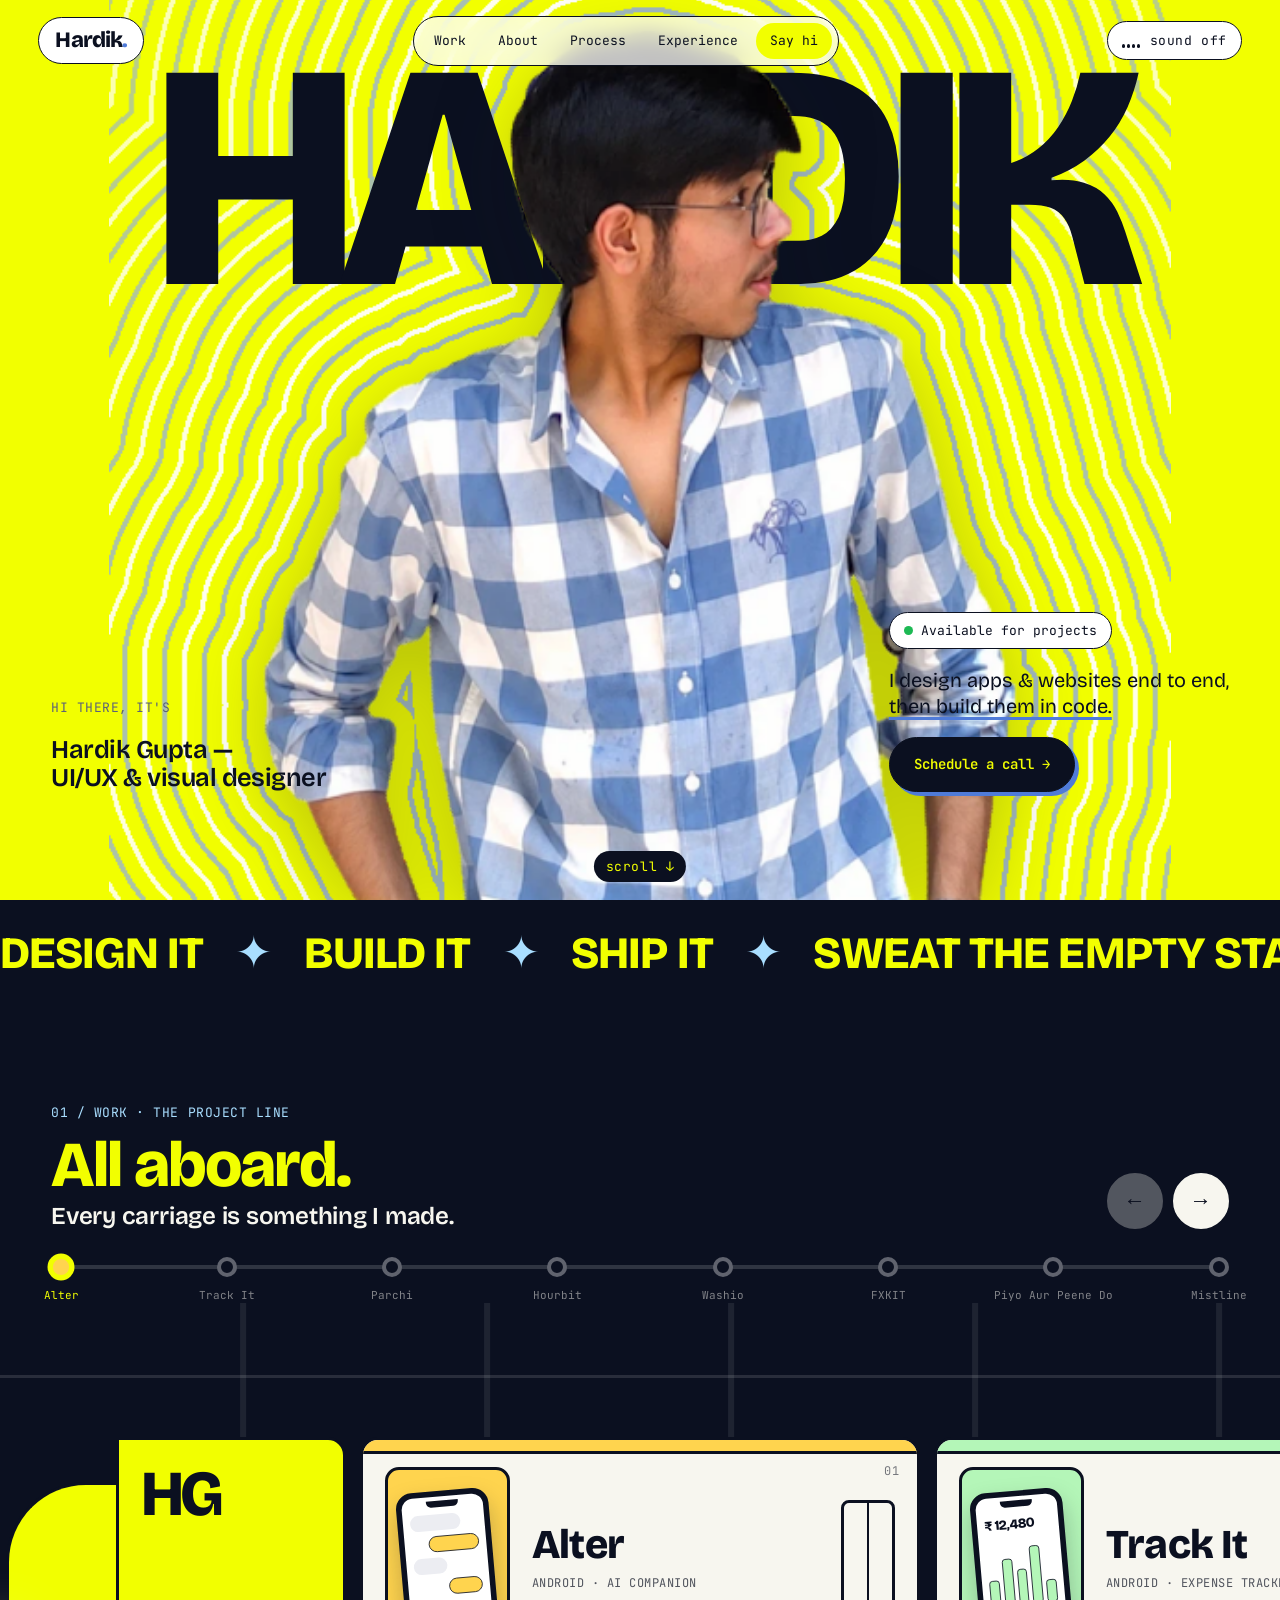
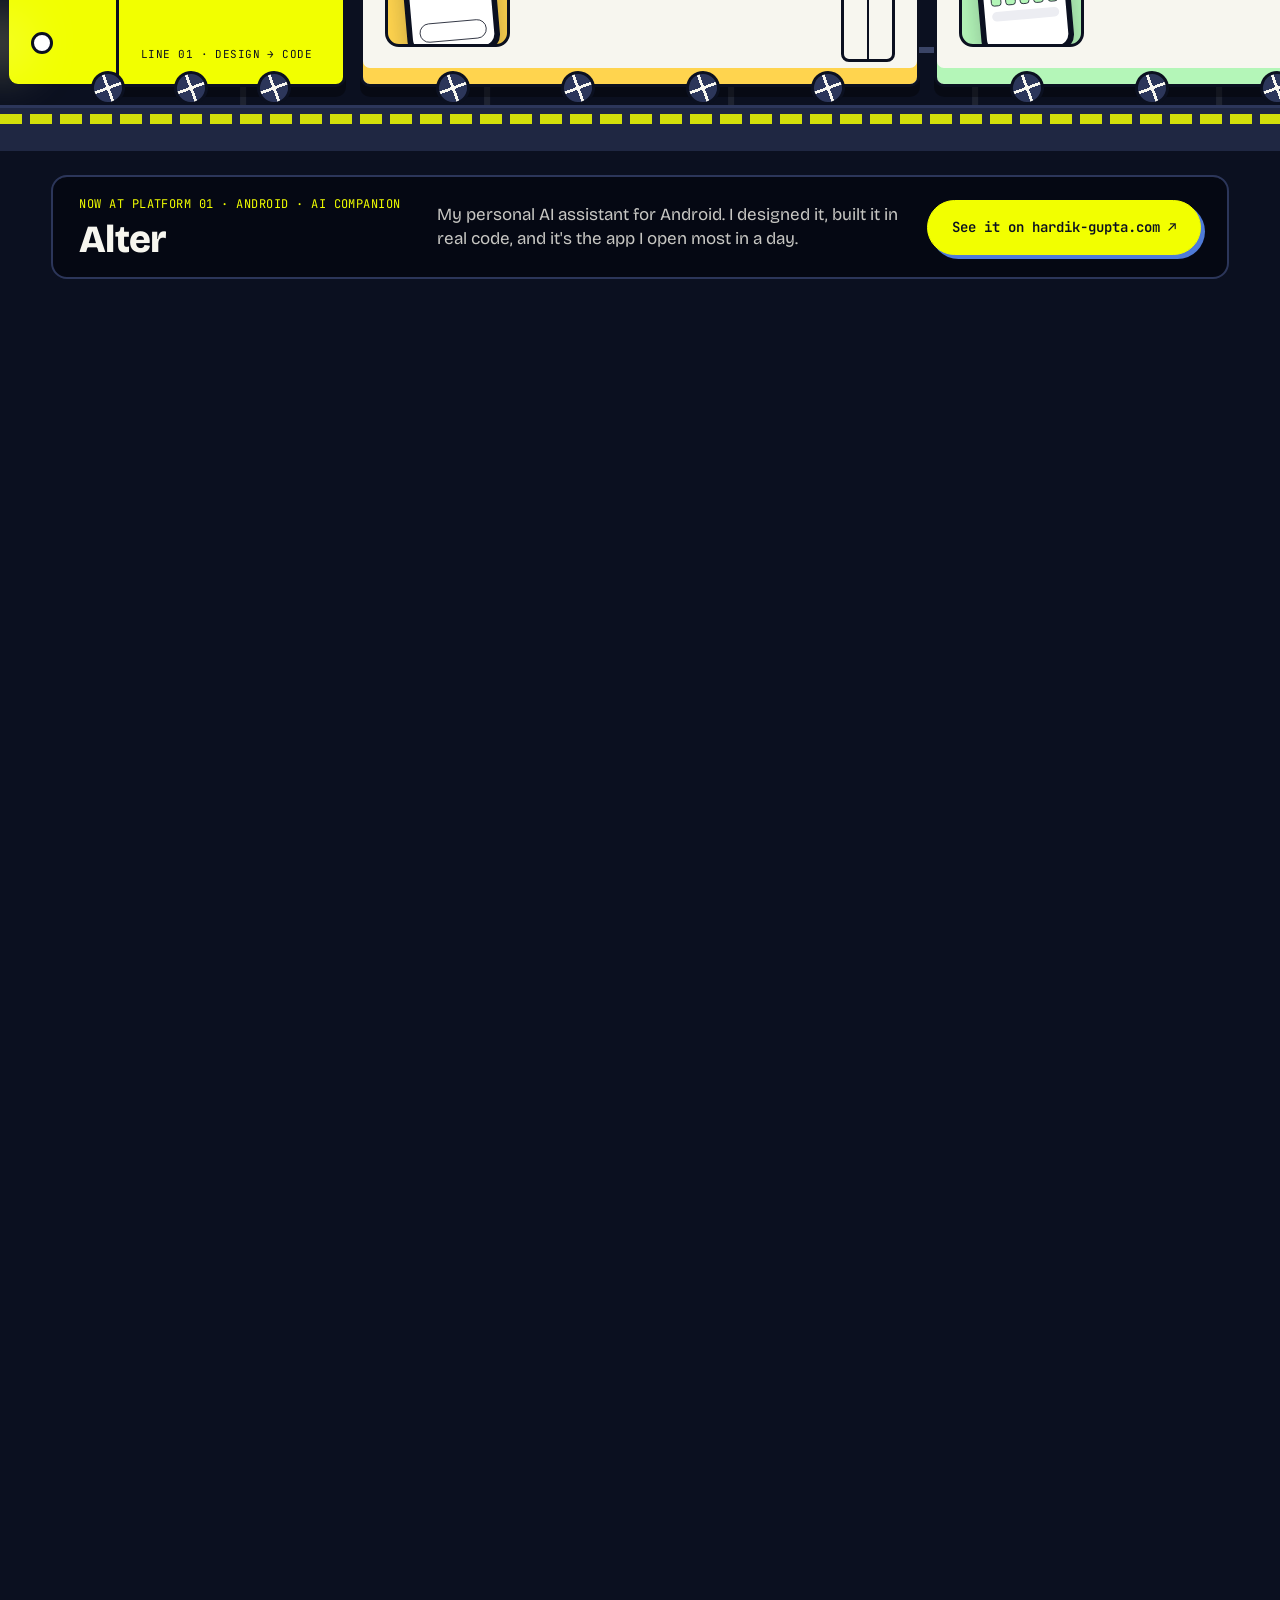
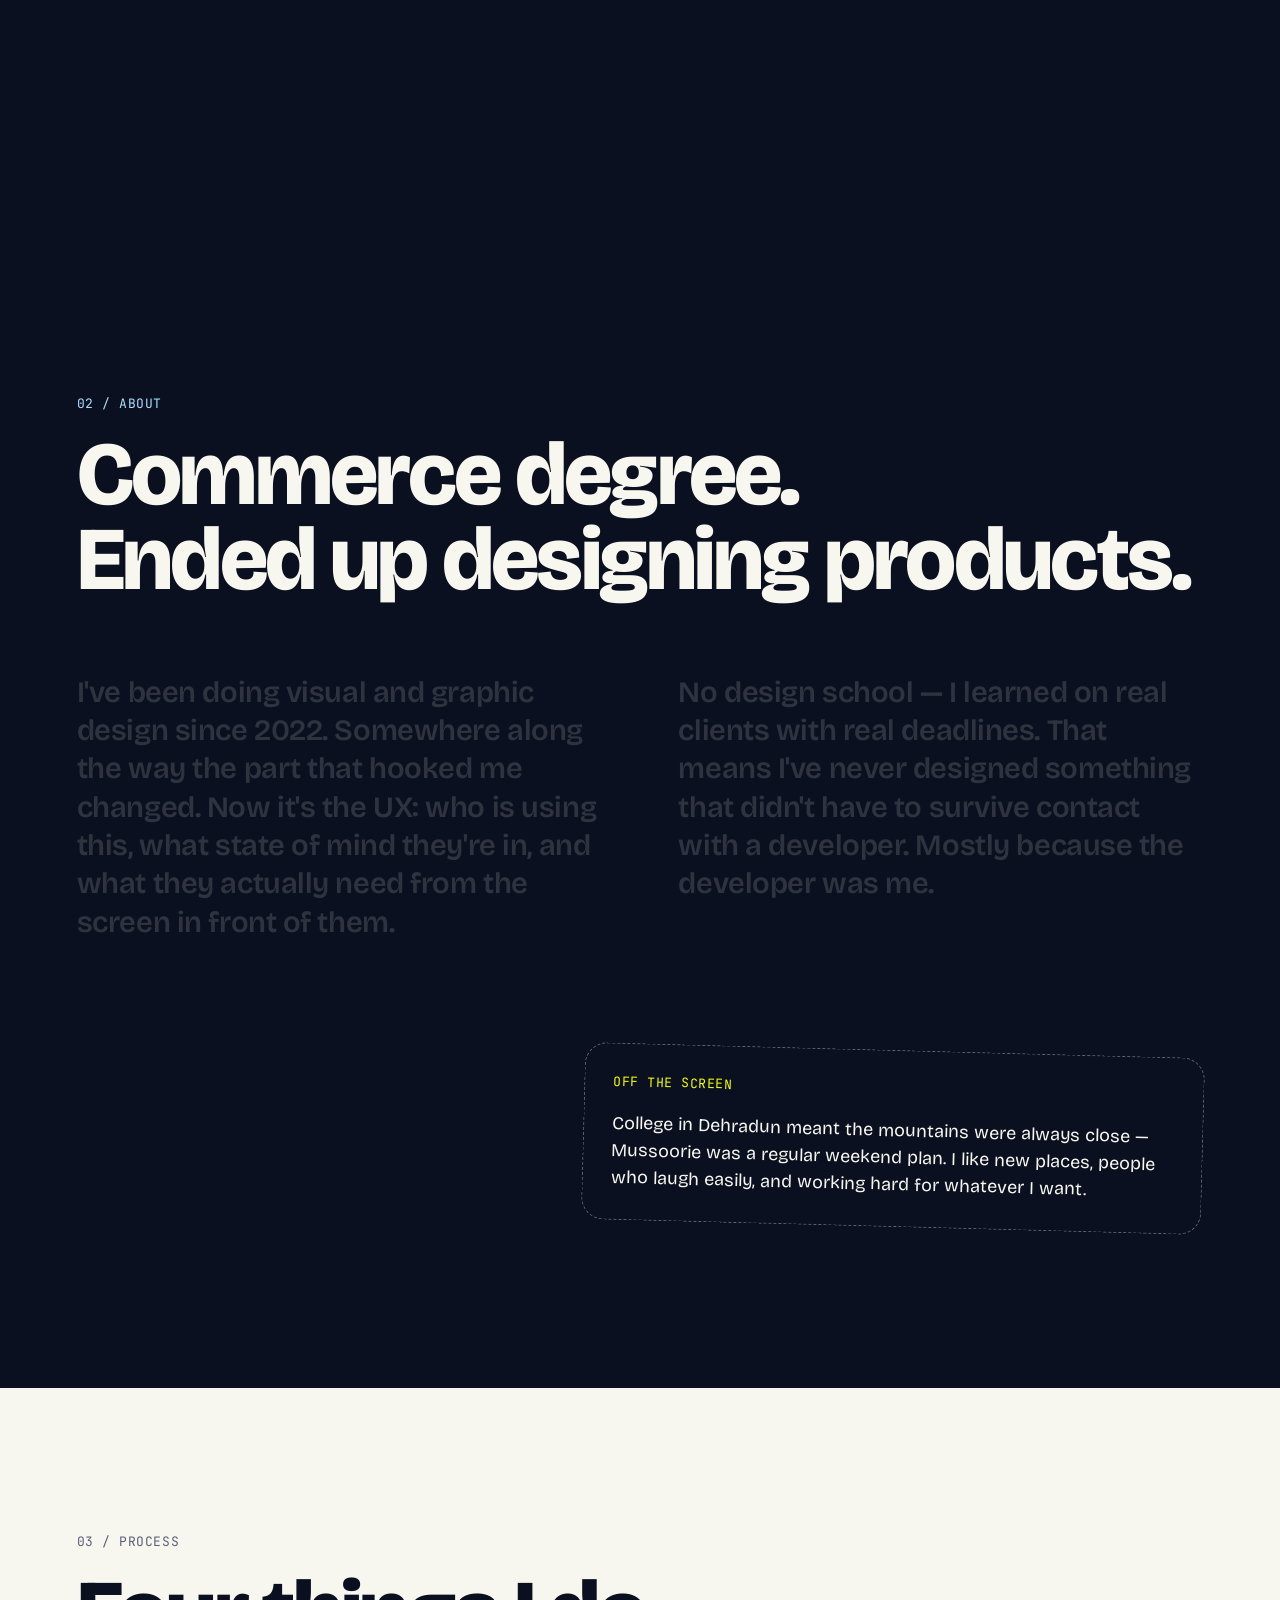
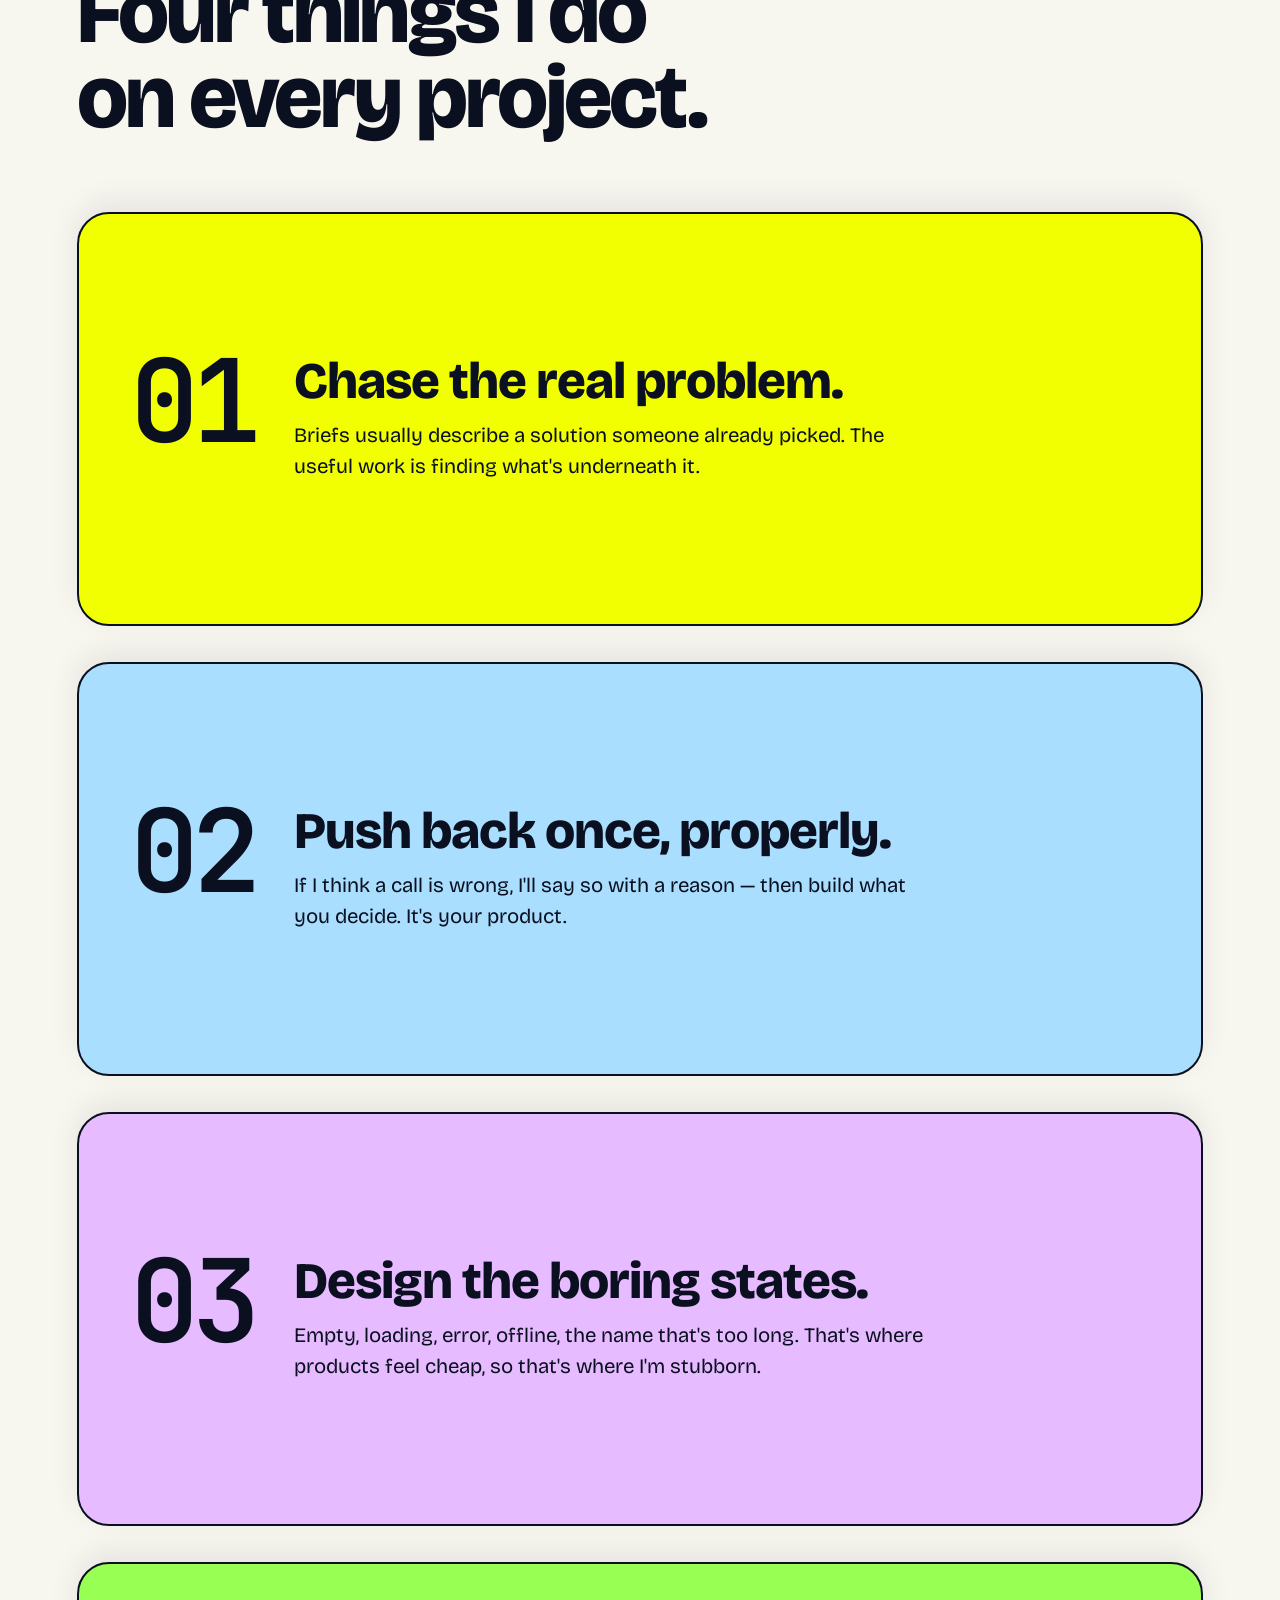
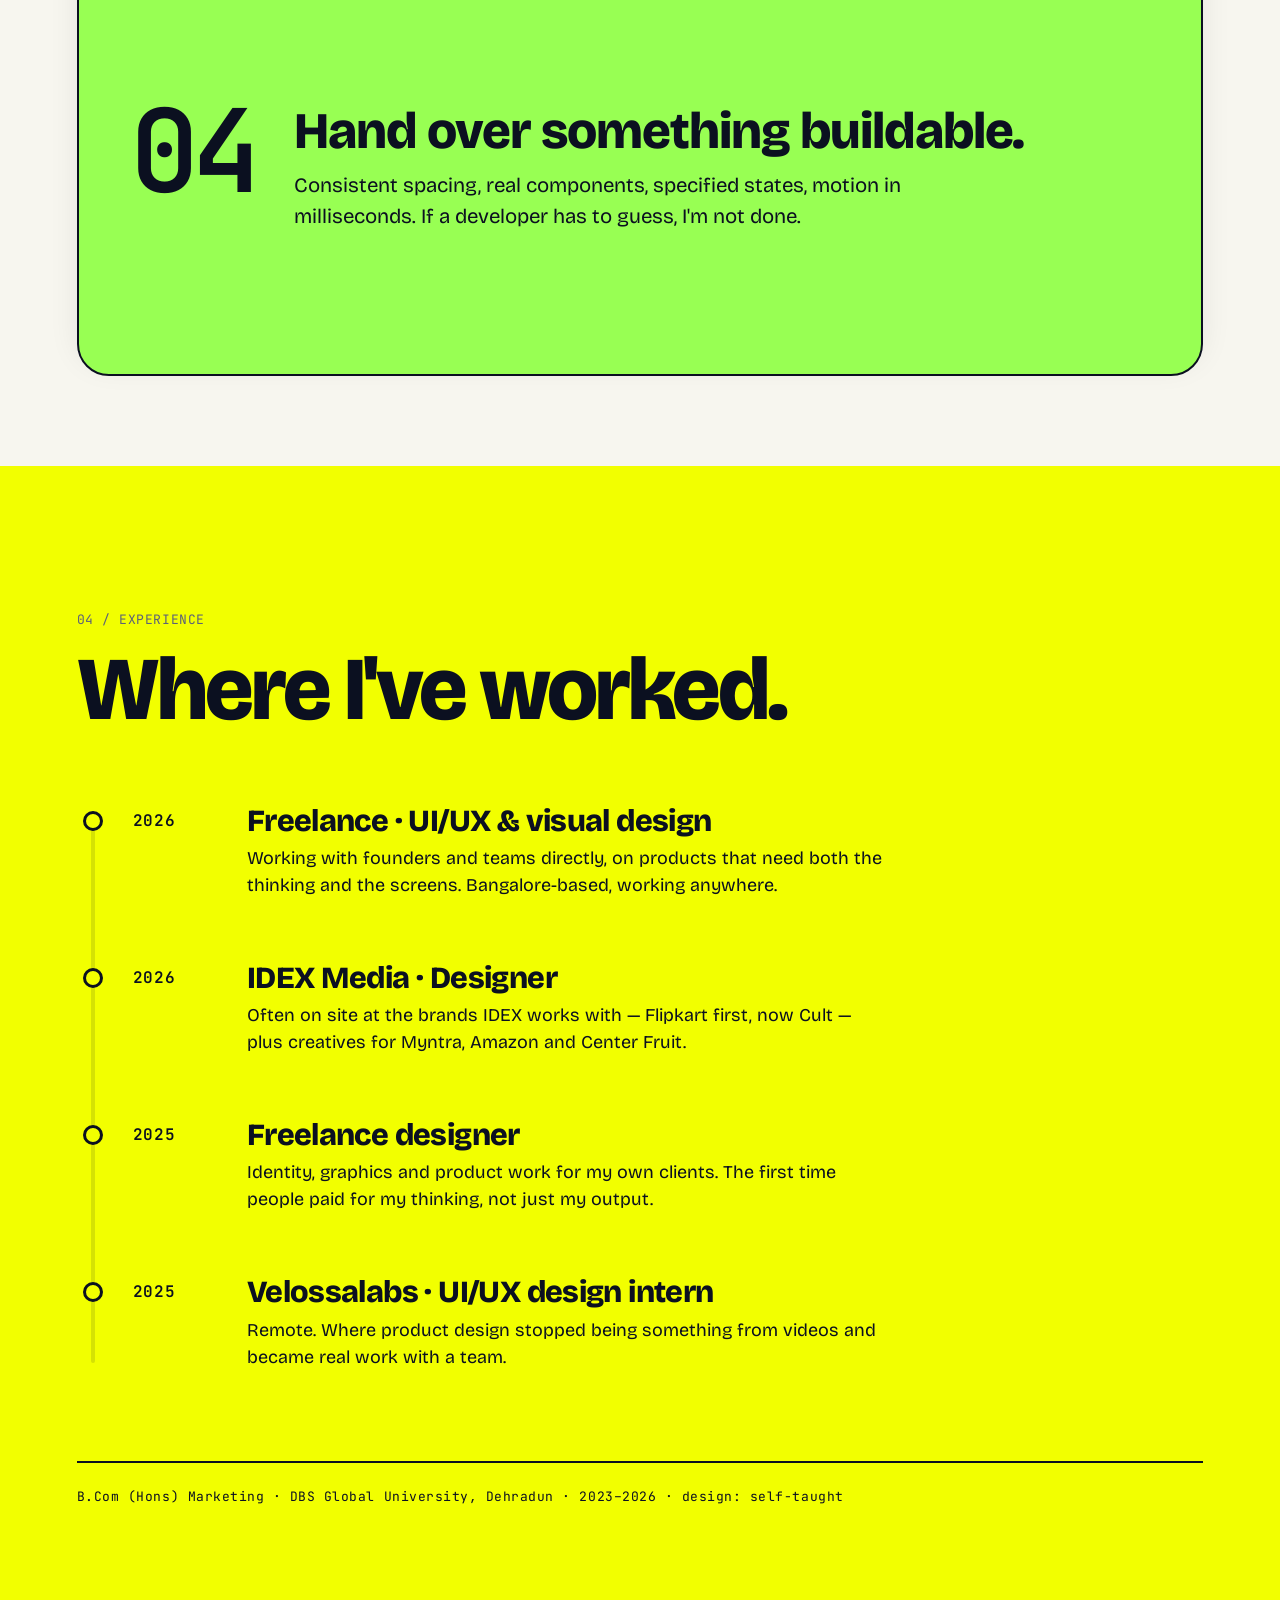
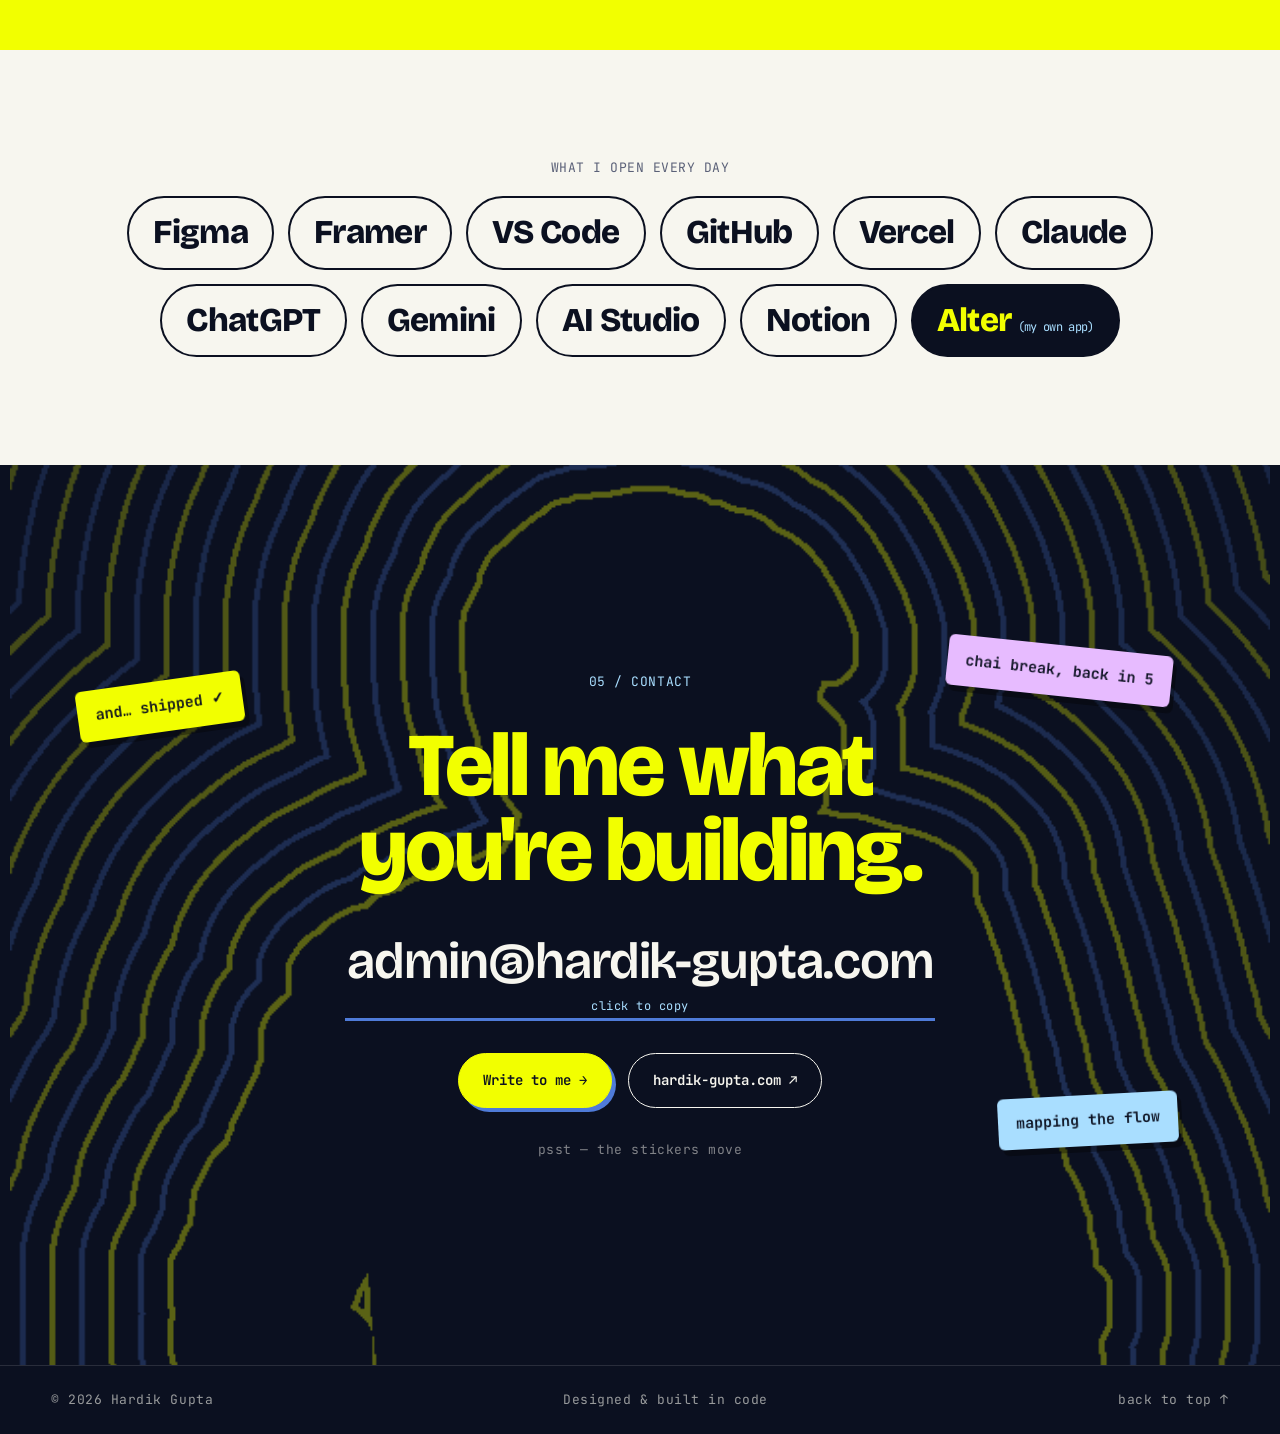
<file: index.html>
<!doctype html>
<html lang="en">
<head>
<meta charset="utf-8">
<meta name="viewport" content="width=device-width, initial-scale=1">
<title>Hardik Gupta · UI/UX & Visual Designer</title>
<meta name="description" content="Hardik Gupta designs apps and websites end to end, then builds them in code. UI/UX and visual designer based in Bangalore.">
<meta property="og:title" content="Hardik Gupta · UI/UX & Visual Designer">
<meta property="og:description" content="I design products, then I build them myself.">
<meta name="theme-color" content="#F2FF00">
<link rel="icon" href="data:image/svg+xml,%3Csvg xmlns='http://www.w3.org/2000/svg' viewBox='0 0 64 64'%3E%3Crect width='64' height='64' rx='14' fill='%23F2FF00'/%3E%3Ctext x='32' y='45' font-family='Arial Black,Arial' font-weight='900' font-size='36' text-anchor='middle' fill='%230B1020'%3EH%3C/text%3E%3C/svg%3E">
<link rel="preconnect" href="https://fonts.googleapis.com">
<link rel="preconnect" href="https://fonts.gstatic.com" crossorigin>
<link href="https://fonts.googleapis.com/css2?family=Bricolage+Grotesque:opsz,wght@12..96,400;12..96,600;12..96,800&family=JetBrains+Mono:wght@400;600&display=swap" rel="stylesheet">
<link rel="stylesheet" href="styles.css">
</head>
<body>

<!-- Preloader -->
<div id="loader" aria-hidden="true">
  <div class="loader-count mono"><span id="loader-num">000</span></div>
  <div class="loader-status mono" id="loader-status">warming up the pixels</div>
</div>

<!-- Top bar -->
<header class="topbar">
  <a href="#hero" class="brand" data-scroll>Hardik<span>.</span></a>
  <nav class="nav" aria-label="Main">
    <a href="#work" data-scroll>Work</a>
    <a href="#about" data-scroll>About</a>
    <a href="#principles" data-scroll>Process</a>
    <a href="#experience" data-scroll>Experience</a>
    <a href="#contact" data-scroll class="nav-cta">Say hi</a>
  </nav>
  <button id="sound-toggle" class="sound" aria-pressed="false" aria-label="Toggle interface sounds">
    <span class="sound-bars" aria-hidden="true"><i></i><i></i><i></i><i></i></span>
    <span class="mono sound-label">sound off</span>
  </button>
</header>

<main>

<!-- HERO -->
<section id="hero" class="hero">
  <div class="hero-stage">
    <canvas id="ripples" width="640" height="640" aria-hidden="true"></canvas>
    <h1 class="hero-name" aria-label="Hardik Gupta">
      <span class="hero-name-line" aria-hidden="true">HARDIK</span>
    </h1>
    <img class="hero-figure" src="assets/hardik-cutout.png" alt="Hardik Gupta, wearing a blue checked shirt, looking over his shoulder" width="408" height="470">
  </div>

  <div class="hero-meta hero-meta-left">
    <p class="mono kicker">hi there, it's</p>
    <p class="hero-role">Hardik Gupta —<br>UI/UX &amp; visual designer</p>
  </div>

  <div class="hero-meta hero-meta-right">
    <p class="pill"><span class="dot"></span>Available for projects</p>
    <p class="hero-line">I design apps &amp; websites end to end, <em>then build them in code.</em></p>
    <a class="btn btn-ink magnetic" href="mailto:admin@hardik-gupta.com?subject=Let's%20build%20something">Schedule a call →</a>
  </div>

  <p class="scroll-hint mono" aria-hidden="true">scroll ↓</p>
</section>

<!-- MARQUEE -->
<div class="marquee" aria-hidden="true">
  <div class="marquee-track">
    <span>design it</span><b>✦</b><span>build it</span><b>✦</b><span>ship it</span><b>✦</b><span>sweat the empty states</span><b>✦</b>
    <span>design it</span><b>✦</b><span>build it</span><b>✦</b><span>ship it</span><b>✦</b><span>sweat the empty states</span><b>✦</b>
  </div>
</div>

<!-- WORK: the project line — a train where every carriage is a project -->
<section id="work" class="line">
  <div class="line-pin">
    <div class="line-head">
      <div>
        <p class="mono kicker">01 / work · the project line</p>
        <h2>All aboard.<br><span>Every carriage is something I made.</span></h2>
      </div>
      <div class="line-controls">
        <button class="line-btn" id="line-prev" aria-label="Previous stop">←</button>
        <button class="line-btn" id="line-next" aria-label="Next stop">→</button>
      </div>
    </div>

    <!-- route map -->
    <ol class="route" id="route" aria-label="Projects on the line">
      <span class="route-track" aria-hidden="true"><span id="route-fill"></span></span>
    </ol>

    <!-- platform scene -->
    <div class="scene" aria-hidden="true">
      <div class="scene-poles" id="scene-poles"></div>
      <div class="train" id="train">
        <div class="engine">
          <div class="engine-nose"><span class="headlight"></span></div>
          <div class="engine-body">
            <span class="engine-logo">HG</span>
            <span class="mono engine-route">LINE 01 · DESIGN → CODE</span>
          </div>
          <div class="car-wheels"><i></i><i></i><i></i></div>
        </div>
      </div>
      <div class="platform"><span class="platform-edge"></span></div>
    </div>

    <!-- departure board -->
    <div class="board" aria-live="polite">
      <div class="board-left">
        <p class="mono board-now">now at platform <span id="board-no">01</span> · <span id="board-tag"></span></p>
        <h3 id="board-name">Alter</h3>
      </div>
      <p class="board-desc" id="board-desc"></p>
      <a class="btn btn-yellow board-link" id="board-link" href="https://hardik-gupta.com/" target="_blank" rel="noopener">See the case study →</a>
    </div>
  </div>
</section>

<!-- ABOUT: words light up as you scroll -->
<section id="about" class="about">
  <p class="mono kicker">02 / about</p>
  <h2 class="about-title">Commerce degree.<br>Ended up designing products.</h2>
  <div class="about-grid">
    <p class="reveal-words">I've been doing visual and graphic design since 2022. Somewhere along the way the part that hooked me changed. Now it's the UX: who is using this, what state of mind they're in, and what they actually need from the screen in front of them.</p>
    <p class="reveal-words">No design school — I learned on real clients with real deadlines. That means I've never designed something that didn't have to survive contact with a developer. Mostly because the developer was me.</p>
  </div>
  <div class="offscreen">
    <p class="mono kicker">off the screen</p>
    <p>College in Dehradun meant the mountains were always close — Mussoorie was a regular weekend plan. I like new places, people who laugh easily, and working hard for whatever I want.</p>
  </div>
</section>

<!-- PRINCIPLES: sticky stacking cards -->
<section id="principles" class="principles">
  <div class="principles-head">
    <p class="mono kicker">03 / process</p>
    <h2>Four things I do<br>on every project.</h2>
  </div>
  <div class="stack">
    <article class="stack-card" style="--c:#F2FF00"><span class="num mono">01</span><h3>Chase the real problem.</h3><p>Briefs usually describe a solution someone already picked. The useful work is finding what's underneath it.</p></article>
    <article class="stack-card" style="--c:#A9DEFF"><span class="num mono">02</span><h3>Push back once, properly.</h3><p>If I think a call is wrong, I'll say so with a reason — then build what you decide. It's your product.</p></article>
    <article class="stack-card" style="--c:#E7BBFF"><span class="num mono">03</span><h3>Design the boring states.</h3><p>Empty, loading, error, offline, the name that's too long. That's where products feel cheap, so that's where I'm stubborn.</p></article>
    <article class="stack-card" style="--c:#98FF53"><span class="num mono">04</span><h3>Hand over something buildable.</h3><p>Consistent spacing, real components, specified states, motion in milliseconds. If a developer has to guess, I'm not done.</p></article>
  </div>
</section>

<!-- EXPERIENCE: drawn timeline -->
<section id="experience" class="experience">
  <p class="mono kicker">04 / experience</p>
  <h2>Where I've worked.</h2>
  <ol class="timeline">
    <span class="timeline-line" aria-hidden="true"><span id="timeline-fill"></span></span>
    <li><span class="mono year">2026</span><div><h3>Freelance · UI/UX &amp; visual design</h3><p>Working with founders and teams directly, on products that need both the thinking and the screens. Bangalore-based, working anywhere.</p></div></li>
    <li><span class="mono year">2026</span><div><h3>IDEX Media · Designer</h3><p>Often on site at the brands IDEX works with — Flipkart first, now Cult — plus creatives for Myntra, Amazon and Center Fruit.</p></div></li>
    <li><span class="mono year">2025</span><div><h3>Freelance designer</h3><p>Identity, graphics and product work for my own clients. The first time people paid for my thinking, not just my output.</p></div></li>
    <li><span class="mono year">2025</span><div><h3>Velossalabs · UI/UX design intern</h3><p>Remote. Where product design stopped being something from videos and became real work with a team.</p></div></li>
  </ol>
  <p class="edu mono">B.Com (Hons) Marketing · DBS Global University, Dehradun · 2023–2026 · design: self-taught</p>
</section>

<!-- TOOLS -->
<section class="tools" aria-label="Tools">
  <p class="mono kicker">what I open every day</p>
  <ul class="tool-cloud">
    <li>Figma</li><li>Framer</li><li>VS Code</li><li>GitHub</li><li>Vercel</li><li>Claude</li><li>ChatGPT</li><li>Gemini</li><li>AI Studio</li><li>Notion</li><li class="hl">Alter <small>(my own app)</small></li>
  </ul>
</section>

<!-- CONTACT -->
<section id="contact" class="contact">
  <canvas id="ripples-2" width="640" height="640" aria-hidden="true"></canvas>
  <div class="sticker" style="--r:-8deg;--x:6%;--y:24%">and… shipped ✓</div>
  <div class="sticker alt" style="--r:6deg;--x:74%;--y:20%">chai break, back in 5</div>
  <div class="sticker blue" style="--r:-3deg;--x:78%;--y:70%">mapping the flow</div>
  <div class="contact-inner">
    <p class="mono kicker">05 / contact</p>
    <h2>Tell me what<br>you're building.</h2>
    <button class="email magnetic" id="copy-email" data-email="admin@hardik-gupta.com">admin@hardik-gupta.com<span class="mono copy-hint">click to copy</span></button>
    <div class="contact-links">
      <a class="btn btn-yellow magnetic" href="mailto:admin@hardik-gupta.com?subject=Let's%20build%20something">Write to me →</a>
      <a class="btn btn-ghost" href="https://hardik-gupta.com/" target="_blank" rel="noopener">hardik-gupta.com ↗</a>
    </div>
    <p class="mono drag-hint" aria-hidden="true">psst — the stickers move</p>
  </div>
</section>

</main>

<footer class="footer mono">
  <span>© 2026 Hardik Gupta</span>
  <span>Designed &amp; built in code</span>
  <a href="#hero" data-scroll>back to top ↑</a>
</footer>

<div class="toast mono" id="toast" role="status" aria-live="polite"></div>

<script src="vendor/gsap.min.js"></script>
<script src="vendor/ScrollTrigger.min.js"></script>
<script src="vendor/Draggable.min.js"></script>
<script src="vendor/lenis.min.js"></script>
<script src="main.js"></script>
</body>
</html>
</file>
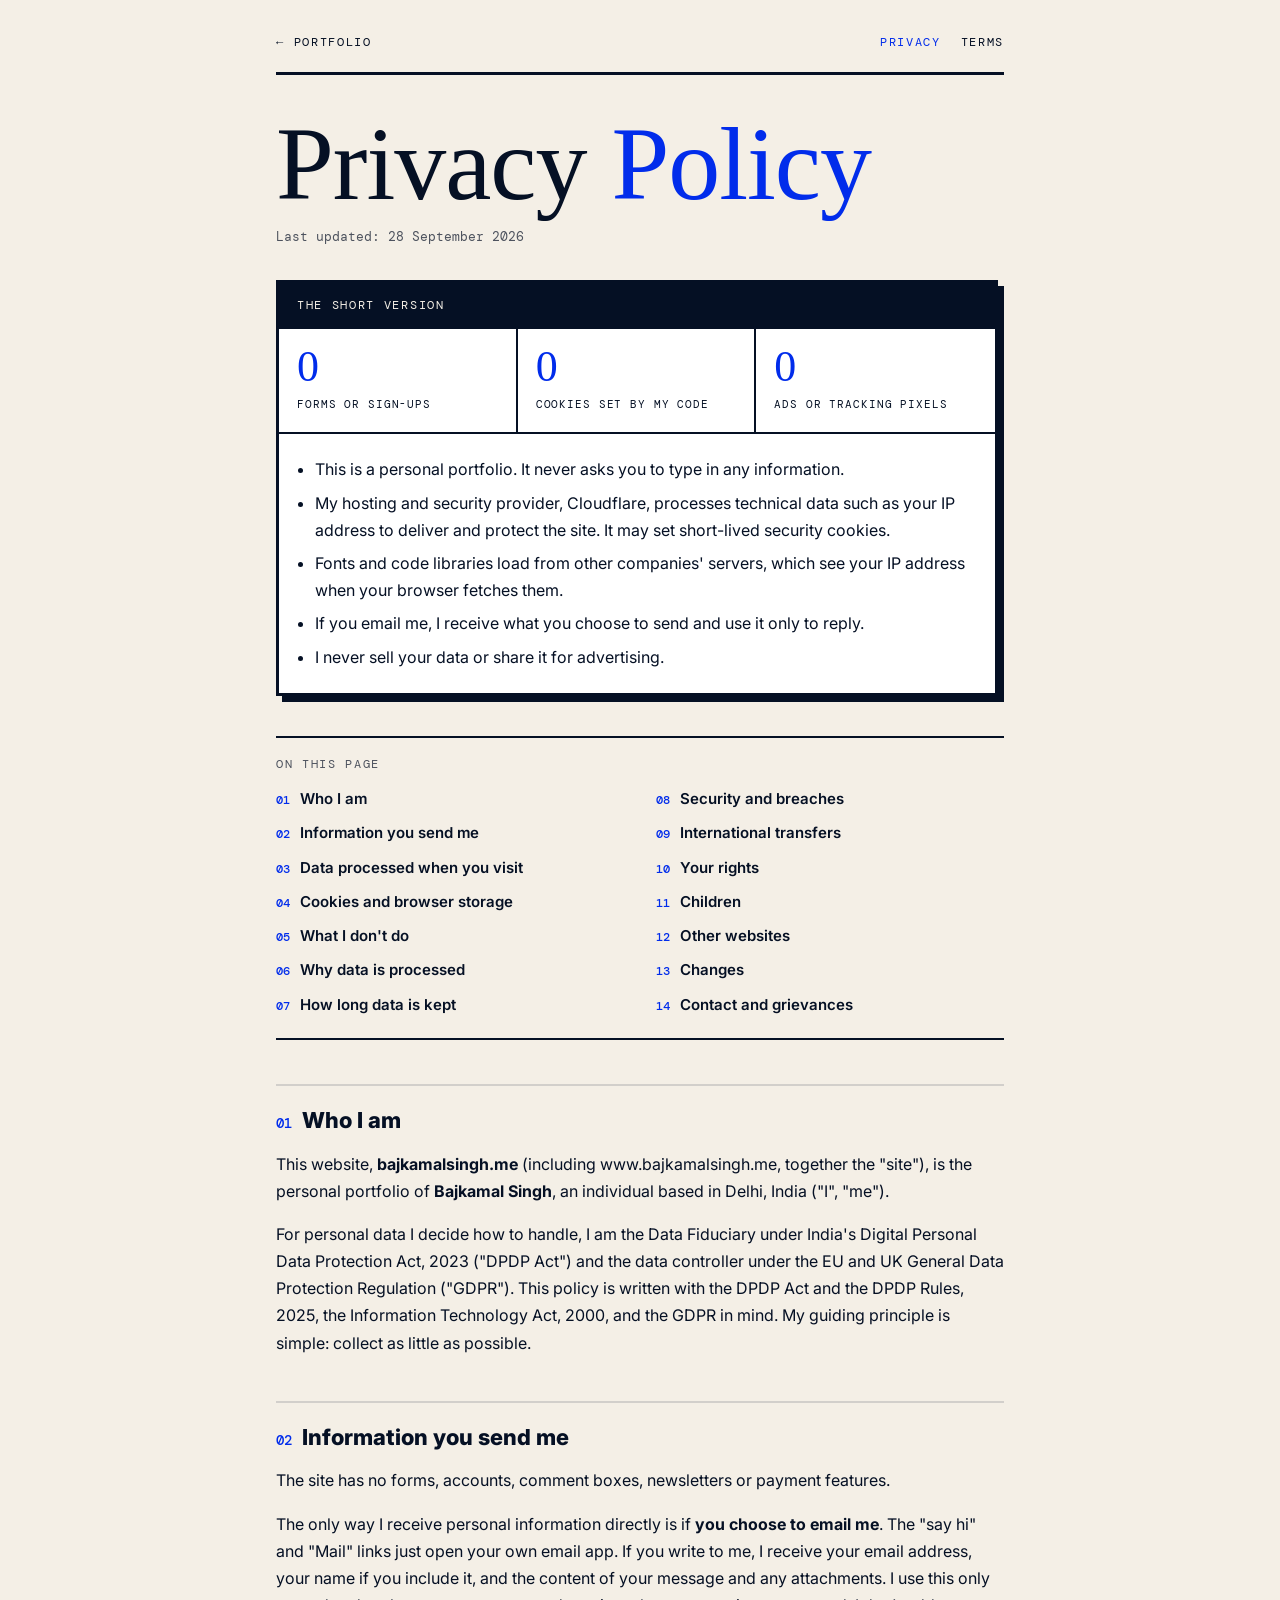
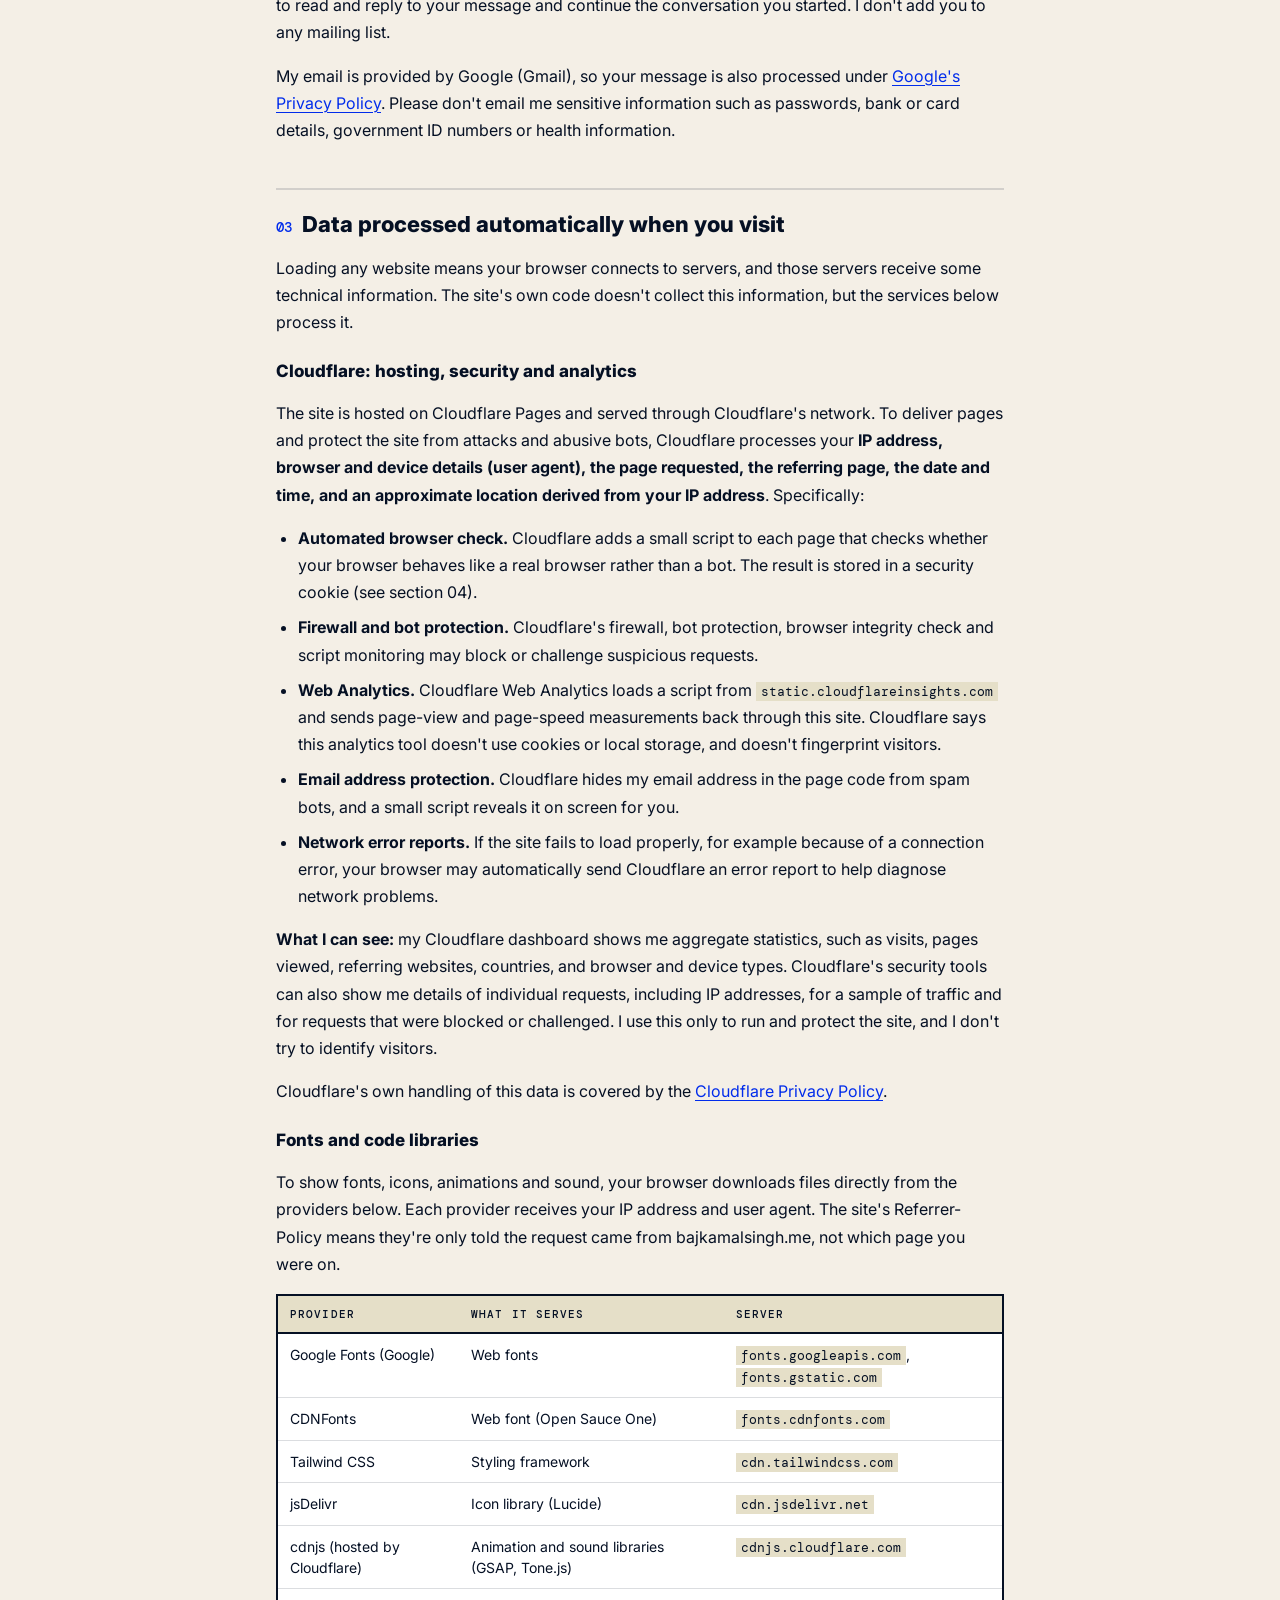
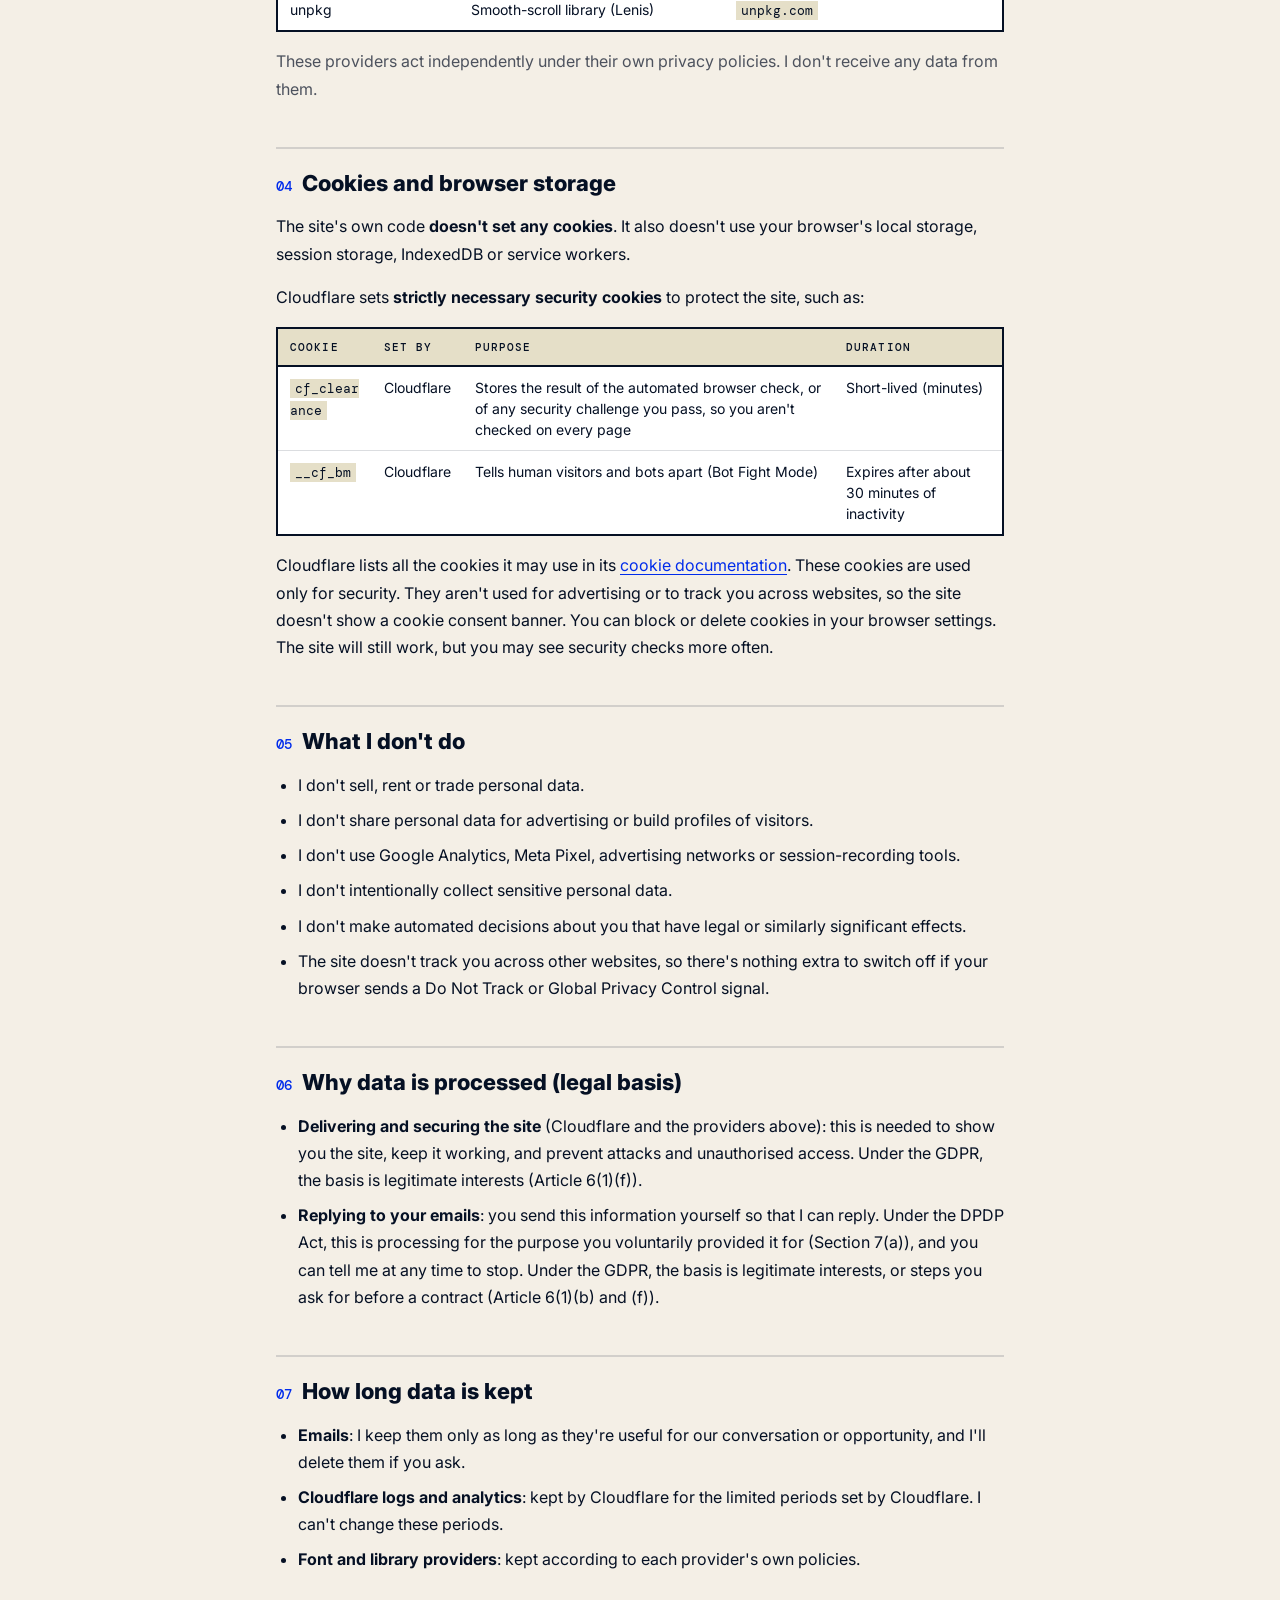
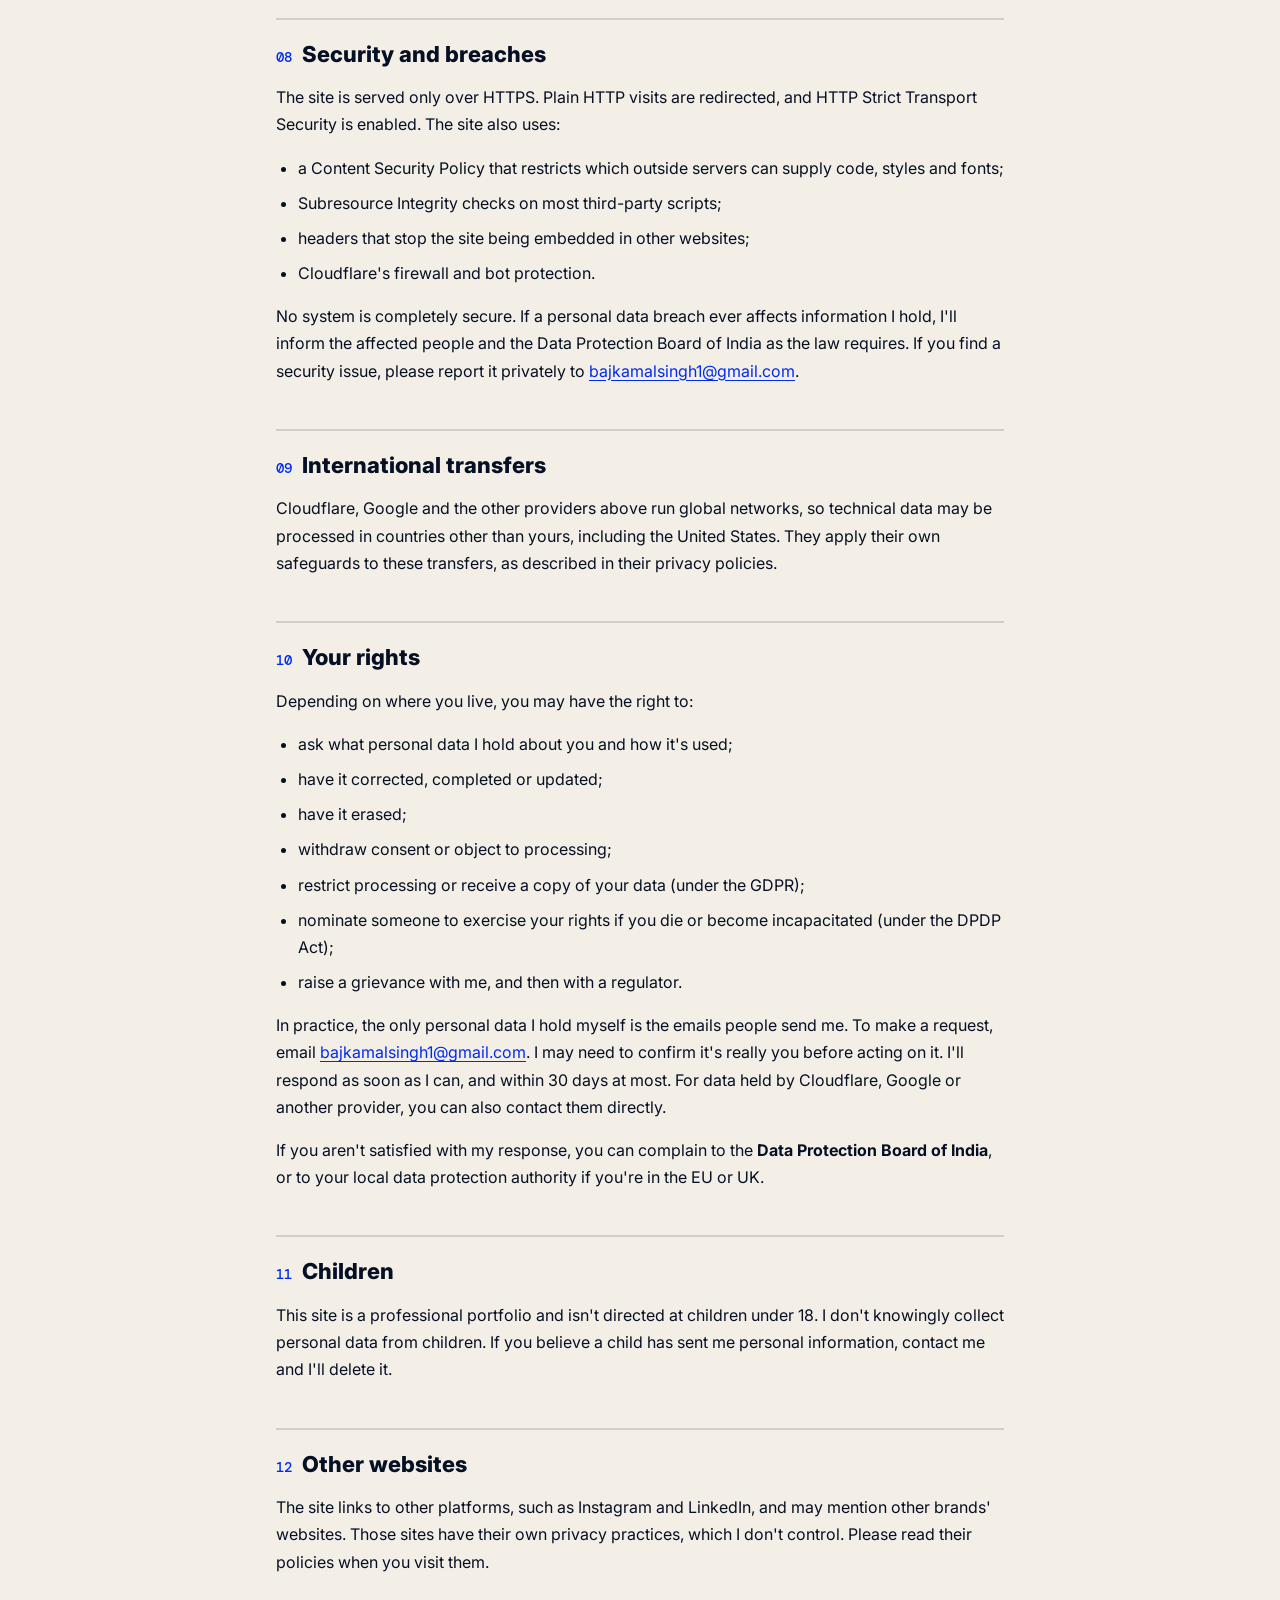
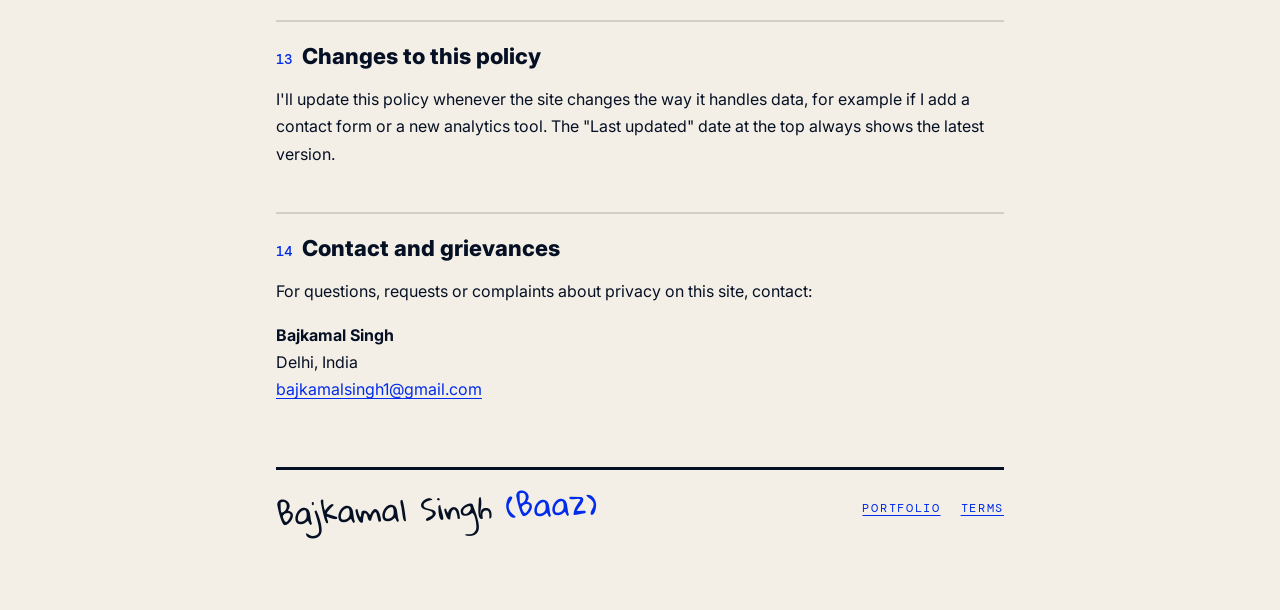
<file: privacy.html>
<!DOCTYPE html>
<html lang="en">
<head>
    <meta charset="UTF-8">
    <meta name="viewport" content="width=device-width, initial-scale=1.0">
    <meta name="color-scheme" content="only light">
    <title>Privacy Policy | Bajkamal Singh</title>
    <meta name="description" content="Privacy Policy for bajkamalsingh.me — what data is processed when you visit this portfolio, by whom, and your rights.">

    <link rel="preconnect" href="https://fonts.googleapis.com">
    <link rel="preconnect" href="https://fonts.gstatic.com" crossorigin>
    <link href="https://fonts.googleapis.com/css2?family=Gloria+Hallelujah&family=Schoolbell&family=DM+Mono:wght@400;500&family=Inter:wght@400;600;800&display=swap" rel="stylesheet">

    <style>
        :root {
            --beige: #F4EFE6;
            --beige-dark: #E5DFC8;
            --blue: #012CEB;
            --navy: #051024;
            --muted: rgba(5, 16, 36, 0.7);
            --rule: rgba(5, 16, 36, 0.14);
        }
        *, *::before, *::after { box-sizing: border-box; }
        html { -webkit-text-size-adjust: 100%; scroll-behavior: smooth; }
        @media (prefers-reduced-motion: reduce) { html { scroll-behavior: auto; } }
        body {
            margin: 0;
            background: var(--beige);
            color: var(--navy);
            font-family: 'Inter', Arial, sans-serif;
            font-size: 16px;
            line-height: 1.7;
            overflow-wrap: break-word;
        }
        ::selection { background: var(--blue); color: var(--beige); }
        a { color: var(--blue); text-underline-offset: 3px; }
        a:focus-visible { outline: 2px solid var(--blue); outline-offset: 3px; }

        .wrap { max-width: 760px; margin: 0 auto; padding: 20px 16px 80px; }
        .topbar {
            display: flex; justify-content: space-between; align-items: center; gap: 16px;
            font-family: 'DM Mono', monospace; font-size: 12px; letter-spacing: 0.14em; text-transform: uppercase;
            padding-bottom: 8px; border-bottom: 3px solid var(--navy);
        }
        .topbar a { color: var(--navy); text-decoration: none; display: inline-flex; align-items: center; min-height: 44px; }
        .topbar a:hover { color: var(--blue); }
        .topbar nav { display: flex; gap: 20px; }
        .topbar nav a[aria-current="page"] { color: var(--blue); }

        h1 {
            font-family: 'Schoolbell', cursive; font-weight: 400;
            font-size: clamp(52px, 14vw, 104px); line-height: 0.95;
            margin: 40px 0 12px; letter-spacing: -0.01em;
        }
        h1 span { color: var(--blue); }
        .updated { font-family: 'DM Mono', monospace; font-size: 13px; color: var(--muted); margin: 0 0 32px; }

        .ledger {
            border: 3px solid var(--navy); background: #fff;
            box-shadow: 6px 6px 0 var(--navy);
            margin: 0 6px 40px 0;
        }
        .ledger-head {
            font-family: 'DM Mono', monospace; font-size: 12px; letter-spacing: 0.14em; text-transform: uppercase;
            padding: 12px 18px; border-bottom: 2px solid var(--navy); background: var(--navy); color: var(--beige);
        }
        .ledger-counts { display: grid; grid-template-columns: repeat(3, 1fr); border-bottom: 2px solid var(--navy); }
        .ledger-counts div { padding: 16px 18px; border-right: 2px solid var(--navy); }
        .ledger-counts div:last-child { border-right: 0; }
        .ledger-counts b { display: block; font-family: 'Schoolbell', cursive; font-weight: 400; font-size: 44px; line-height: 1; color: var(--blue); }
        .ledger-counts span { font-family: 'DM Mono', monospace; font-size: 11px; letter-spacing: 0.08em; text-transform: uppercase; }
        .ledger ul { margin: 0; padding: 16px 18px 16px 36px; }
        .ledger li { margin: 6px 0; }

        .toc { border-top: 2px solid var(--navy); border-bottom: 2px solid var(--navy); padding: 16px 0; margin: 0 0 8px; }
        .toc-title { font-family: 'DM Mono', monospace; font-size: 12px; letter-spacing: 0.14em; text-transform: uppercase; margin: 0 0 8px; color: var(--muted); }
        .toc ol { list-style: none; margin: 0; padding: 0; columns: 2; column-gap: 32px; }
        .toc li { margin: 0; break-inside: avoid; }
        .toc a { display: flex; gap: 10px; align-items: baseline; padding: 7px 0; color: var(--navy); text-decoration: none; font-weight: 600; font-size: 15px; line-height: 1.35; }
        .toc a:hover { color: var(--blue); }
        .toc a span { font-family: 'DM Mono', monospace; font-weight: 500; font-size: 12px; color: var(--blue); flex: 0 0 auto; }

        h2 {
            font-family: 'Inter', Arial, sans-serif; font-weight: 800; font-size: 22px; line-height: 1.3;
            margin: 44px 0 12px; padding-top: 20px; border-top: 2px solid var(--rule);
            scroll-margin-top: 12px;
        }
        h2 .n { font-family: 'DM Mono', monospace; font-weight: 500; font-size: 14px; color: var(--blue); margin-right: 10px; }
        h3 { font-size: 17px; font-weight: 800; margin: 24px 0 6px; line-height: 1.4; }
        ul { padding-left: 22px; }
        li { margin: 8px 0; }
        .muted { color: var(--muted); }

        .table-scroll { overflow-x: auto; margin: 16px 0; border: 2px solid var(--navy); background: #fff; }
        table { width: 100%; border-collapse: collapse; font-size: 14px; line-height: 1.5; }
        th, td { text-align: left; vertical-align: top; padding: 10px 12px; border-bottom: 1px solid var(--rule); }
        th { font-family: 'DM Mono', monospace; font-weight: 500; font-size: 11px; letter-spacing: 0.1em; text-transform: uppercase; background: var(--beige-dark); border-bottom: 2px solid var(--navy); }
        tr:last-child td { border-bottom: 0; }
        code { font-family: 'DM Mono', monospace; font-size: 13px; background: var(--beige-dark); padding: 1px 5px; overflow-wrap: anywhere; }

        .sign {
            margin-top: 64px; padding-top: 16px; border-top: 3px solid var(--navy);
            display: flex; flex-wrap: wrap; justify-content: space-between; align-items: center; gap: 12px 16px;
        }
        .sign .name { font-family: 'Gloria Hallelujah', cursive; font-size: 30px; line-height: 1.2; transform: rotate(-2deg); }
        .sign .name span { color: var(--blue); }
        .sign .links { font-family: 'DM Mono', monospace; font-size: 12px; letter-spacing: 0.14em; text-transform: uppercase; display: flex; gap: 20px; }
        .sign .links a { display: inline-flex; align-items: center; min-height: 44px; }

        .visually-hidden { position: absolute; width: 1px; height: 1px; padding: 0; margin: -1px; overflow: hidden; clip: rect(0, 0, 0, 0); white-space: nowrap; border: 0; }

        /* Phones: stack tables into cards so nothing needs sideways scrolling */
        @media (max-width: 600px) {
            .toc ol { columns: 1; }
            h2 { font-size: 20px; margin-top: 36px; }
            .ledger-counts { grid-template-columns: 1fr; }
            .ledger-counts div { border-right: 0; border-bottom: 2px solid var(--navy); display: flex; align-items: center; gap: 14px; padding: 12px 18px; }
            .ledger-counts div:last-child { border-bottom: 0; }
            .ledger-counts b { font-size: 38px; }
            .ledger ul { padding: 14px 16px 14px 32px; }

            .table-scroll { border: 0; background: transparent; overflow: visible; }
            .table-scroll thead { position: absolute; width: 1px; height: 1px; overflow: hidden; clip: rect(0, 0, 0, 0); }
            .table-scroll table, .table-scroll tbody, .table-scroll tr, .table-scroll td { display: block; width: 100%; }
            .table-scroll tr { background: #fff; border: 2px solid var(--navy); margin: 0 0 12px; }
            .table-scroll td { border-bottom: 1px solid var(--rule); padding: 10px 14px; font-size: 15px; }
            .table-scroll tr td:last-child { border-bottom: 0; }
            .table-scroll td::before {
                content: attr(data-label); display: block; margin-bottom: 2px;
                font-family: 'DM Mono', monospace; font-size: 11px; letter-spacing: 0.1em; text-transform: uppercase; color: var(--muted);
            }
        }
    </style>
</head>
<body>
    <div class="wrap">
        <header class="topbar">
            <a href="/">&larr; Portfolio</a>
            <nav aria-label="Legal">
                <a href="privacy.html" aria-current="page">Privacy</a>
                <a href="terms.html">Terms</a>
            </nav>
        </header>

        <main>
            <h1>Privacy <span>Policy</span></h1>
            <p class="updated">Last updated: 28 September 2026</p>

            <section class="ledger" aria-label="Summary">
                <div class="ledger-head">The short version</div>
                <div class="ledger-counts">
                    <div><b>0</b><span>Forms or sign-ups</span></div>
                    <div><b>0</b><span>Cookies set by my code</span></div>
                    <div><b>0</b><span>Ads or tracking pixels</span></div>
                </div>
                <ul>
                    <li>This is a personal portfolio. It never asks you to type in any information.</li>
                    <li>My hosting and security provider, Cloudflare, processes technical data such as your IP address to deliver and protect the site. It may set short-lived security cookies.</li>
                    <li>Fonts and code libraries load from other companies' servers, which see your IP address when your browser fetches them.</li>
                    <li>If you email me, I receive what you choose to send and use it only to reply.</li>
                    <li>I never sell your data or share it for advertising.</li>
                </ul>
            </section>

            <nav class="toc" aria-label="Contents">
                <p class="toc-title">On this page</p>
                <ol>
                    <li><a href="#who"><span>01</span>Who I am</a></li>
                    <li><a href="#direct"><span>02</span>Information you send me</a></li>
                    <li><a href="#automatic"><span>03</span>Data processed when you visit</a></li>
                    <li><a href="#cookies"><span>04</span>Cookies and browser storage</a></li>
                    <li><a href="#dont"><span>05</span>What I don't do</a></li>
                    <li><a href="#basis"><span>06</span>Why data is processed</a></li>
                    <li><a href="#retention"><span>07</span>How long data is kept</a></li>
                    <li><a href="#security"><span>08</span>Security and breaches</a></li>
                    <li><a href="#transfers"><span>09</span>International transfers</a></li>
                    <li><a href="#rights"><span>10</span>Your rights</a></li>
                    <li><a href="#children"><span>11</span>Children</a></li>
                    <li><a href="#links"><span>12</span>Other websites</a></li>
                    <li><a href="#changes"><span>13</span>Changes</a></li>
                    <li><a href="#contact"><span>14</span>Contact and grievances</a></li>
                </ol>
            </nav>

            <h2 id="who"><span class="n">01</span>Who I am</h2>
            <p>This website, <strong>bajkamalsingh.me</strong> (including www.bajkamalsingh.me, together the "site"), is the personal portfolio of <strong>Bajkamal Singh</strong>, an individual based in Delhi, India ("I", "me").</p>
            <p>For personal data I decide how to handle, I am the Data Fiduciary under India's Digital Personal Data Protection Act, 2023 ("DPDP Act") and the data controller under the EU and UK General Data Protection Regulation ("GDPR"). This policy is written with the DPDP Act and the DPDP Rules, 2025, the Information Technology Act, 2000, and the GDPR in mind. My guiding principle is simple: collect as little as possible.</p>

            <h2 id="direct"><span class="n">02</span>Information you send me</h2>
            <p>The site has no forms, accounts, comment boxes, newsletters or payment features.</p>
            <p>The only way I receive personal information directly is if <strong>you choose to email me</strong>. The "say hi" and "Mail" links just open your own email app. If you write to me, I receive your email address, your name if you include it, and the content of your message and any attachments. I use this only to read and reply to your message and continue the conversation you started. I don't add you to any mailing list.</p>
            <p>My email is provided by Google (Gmail), so your message is also processed under <a href="https://policies.google.com/privacy" target="_blank" rel="noopener noreferrer">Google's Privacy Policy</a>. Please don't email me sensitive information such as passwords, bank or card details, government ID numbers or health information.</p>

            <h2 id="automatic"><span class="n">03</span>Data processed automatically when you visit</h2>
            <p>Loading any website means your browser connects to servers, and those servers receive some technical information. The site's own code doesn't collect this information, but the services below process it.</p>

            <h3>Cloudflare: hosting, security and analytics</h3>
            <p>The site is hosted on Cloudflare Pages and served through Cloudflare's network. To deliver pages and protect the site from attacks and abusive bots, Cloudflare processes your <strong>IP address, browser and device details (user agent), the page requested, the referring page, the date and time, and an approximate location derived from your IP address</strong>. Specifically:</p>
            <ul>
                <li><strong>Automated browser check.</strong> Cloudflare adds a small script to each page that checks whether your browser behaves like a real browser rather than a bot. The result is stored in a security cookie (see section 04).</li>
                <li><strong>Firewall and bot protection.</strong> Cloudflare's firewall, bot protection, browser integrity check and script monitoring may block or challenge suspicious requests.</li>
                <li><strong>Web Analytics.</strong> Cloudflare Web Analytics loads a script from <code>static.cloudflareinsights.com</code> and sends page-view and page-speed measurements back through this site. Cloudflare says this analytics tool doesn't use cookies or local storage, and doesn't fingerprint visitors.</li>
                <li><strong>Email address protection.</strong> Cloudflare hides my email address in the page code from spam bots, and a small script reveals it on screen for you.</li>
                <li><strong>Network error reports.</strong> If the site fails to load properly, for example because of a connection error, your browser may automatically send Cloudflare an error report to help diagnose network problems.</li>
            </ul>
            <p><strong>What I can see:</strong> my Cloudflare dashboard shows me aggregate statistics, such as visits, pages viewed, referring websites, countries, and browser and device types. Cloudflare's security tools can also show me details of individual requests, including IP addresses, for a sample of traffic and for requests that were blocked or challenged. I use this only to run and protect the site, and I don't try to identify visitors.</p>
            <p>Cloudflare's own handling of this data is covered by the <a href="https://www.cloudflare.com/privacypolicy/" target="_blank" rel="noopener noreferrer">Cloudflare Privacy Policy</a>.</p>

            <h3>Fonts and code libraries</h3>
            <p>To show fonts, icons, animations and sound, your browser downloads files directly from the providers below. Each provider receives your IP address and user agent. The site's Referrer-Policy means they're only told the request came from bajkamalsingh.me, not which page you were on.</p>
            <div class="table-scroll">
                <table>
                    <thead>
                        <tr><th scope="col">Provider</th><th scope="col">What it serves</th><th scope="col">Server</th></tr>
                    </thead>
                    <tbody>
                        <tr><td data-label="Provider">Google Fonts (Google)</td><td data-label="What it serves">Web fonts</td><td data-label="Server"><code>fonts.googleapis.com</code>, <code>fonts.gstatic.com</code></td></tr>
                        <tr><td data-label="Provider">CDNFonts</td><td data-label="What it serves">Web font (Open Sauce One)</td><td data-label="Server"><code>fonts.cdnfonts.com</code></td></tr>
                        <tr><td data-label="Provider">Tailwind CSS</td><td data-label="What it serves">Styling framework</td><td data-label="Server"><code>cdn.tailwindcss.com</code></td></tr>
                        <tr><td data-label="Provider">jsDelivr</td><td data-label="What it serves">Icon library (Lucide)</td><td data-label="Server"><code>cdn.jsdelivr.net</code></td></tr>
                        <tr><td data-label="Provider">cdnjs (hosted by Cloudflare)</td><td data-label="What it serves">Animation and sound libraries (GSAP, Tone.js)</td><td data-label="Server"><code>cdnjs.cloudflare.com</code></td></tr>
                        <tr><td data-label="Provider">unpkg</td><td data-label="What it serves">Smooth-scroll library (Lenis)</td><td data-label="Server"><code>unpkg.com</code></td></tr>
                    </tbody>
                </table>
            </div>
            <p class="muted">These providers act independently under their own privacy policies. I don't receive any data from them.</p>

            <h2 id="cookies"><span class="n">04</span>Cookies and browser storage</h2>
            <p>The site's own code <strong>doesn't set any cookies</strong>. It also doesn't use your browser's local storage, session storage, IndexedDB or service workers.</p>
            <p>Cloudflare sets <strong>strictly necessary security cookies</strong> to protect the site, such as:</p>
            <div class="table-scroll">
                <table>
                    <thead>
                        <tr><th scope="col">Cookie</th><th scope="col">Set by</th><th scope="col">Purpose</th><th scope="col">Duration</th></tr>
                    </thead>
                    <tbody>
                        <tr><td data-label="Cookie"><code>cf_clearance</code></td><td data-label="Set by">Cloudflare</td><td data-label="Purpose">Stores the result of the automated browser check, or of any security challenge you pass, so you aren't checked on every page</td><td data-label="Duration">Short-lived (minutes)</td></tr>
                        <tr><td data-label="Cookie"><code>__cf_bm</code></td><td data-label="Set by">Cloudflare</td><td data-label="Purpose">Tells human visitors and bots apart (Bot Fight Mode)</td><td data-label="Duration">Expires after about 30 minutes of inactivity</td></tr>
                    </tbody>
                </table>
            </div>
            <p>Cloudflare lists all the cookies it may use in its <a href="https://developers.cloudflare.com/fundamentals/reference/policies-compliances/cloudflare-cookies/" target="_blank" rel="noopener noreferrer">cookie documentation</a>. These cookies are used only for security. They aren't used for advertising or to track you across websites, so the site doesn't show a cookie consent banner. You can block or delete cookies in your browser settings. The site will still work, but you may see security checks more often.</p>

            <h2 id="dont"><span class="n">05</span>What I don't do</h2>
            <ul>
                <li>I don't sell, rent or trade personal data.</li>
                <li>I don't share personal data for advertising or build profiles of visitors.</li>
                <li>I don't use Google Analytics, Meta Pixel, advertising networks or session-recording tools.</li>
                <li>I don't intentionally collect sensitive personal data.</li>
                <li>I don't make automated decisions about you that have legal or similarly significant effects.</li>
                <li>The site doesn't track you across other websites, so there's nothing extra to switch off if your browser sends a Do Not Track or Global Privacy Control signal.</li>
            </ul>

            <h2 id="basis"><span class="n">06</span>Why data is processed (legal basis)</h2>
            <ul>
                <li><strong>Delivering and securing the site</strong> (Cloudflare and the providers above): this is needed to show you the site, keep it working, and prevent attacks and unauthorised access. Under the GDPR, the basis is legitimate interests (Article 6(1)(f)).</li>
                <li><strong>Replying to your emails</strong>: you send this information yourself so that I can reply. Under the DPDP Act, this is processing for the purpose you voluntarily provided it for (Section 7(a)), and you can tell me at any time to stop. Under the GDPR, the basis is legitimate interests, or steps you ask for before a contract (Article 6(1)(b) and (f)).</li>
            </ul>

            <h2 id="retention"><span class="n">07</span>How long data is kept</h2>
            <ul>
                <li><strong>Emails</strong>: I keep them only as long as they're useful for our conversation or opportunity, and I'll delete them if you ask.</li>
                <li><strong>Cloudflare logs and analytics</strong>: kept by Cloudflare for the limited periods set by Cloudflare. I can't change these periods.</li>
                <li><strong>Font and library providers</strong>: kept according to each provider's own policies.</li>
            </ul>

            <h2 id="security"><span class="n">08</span>Security and breaches</h2>
            <p>The site is served only over HTTPS. Plain HTTP visits are redirected, and HTTP Strict Transport Security is enabled. The site also uses:</p>
            <ul>
                <li>a Content Security Policy that restricts which outside servers can supply code, styles and fonts;</li>
                <li>Subresource Integrity checks on most third-party scripts;</li>
                <li>headers that stop the site being embedded in other websites;</li>
                <li>Cloudflare's firewall and bot protection.</li>
            </ul>
            <p>No system is completely secure. If a personal data breach ever affects information I hold, I'll inform the affected people and the Data Protection Board of India as the law requires. If you find a security issue, please report it privately to <a href="mailto:bajkamalsingh1@gmail.com">bajkamalsingh1@gmail.com</a>.</p>

            <h2 id="transfers"><span class="n">09</span>International transfers</h2>
            <p>Cloudflare, Google and the other providers above run global networks, so technical data may be processed in countries other than yours, including the United States. They apply their own safeguards to these transfers, as described in their privacy policies.</p>

            <h2 id="rights"><span class="n">10</span>Your rights</h2>
            <p>Depending on where you live, you may have the right to:</p>
            <ul>
                <li>ask what personal data I hold about you and how it's used;</li>
                <li>have it corrected, completed or updated;</li>
                <li>have it erased;</li>
                <li>withdraw consent or object to processing;</li>
                <li>restrict processing or receive a copy of your data (under the GDPR);</li>
                <li>nominate someone to exercise your rights if you die or become incapacitated (under the DPDP Act);</li>
                <li>raise a grievance with me, and then with a regulator.</li>
            </ul>
            <p>In practice, the only personal data I hold myself is the emails people send me. To make a request, email <a href="mailto:bajkamalsingh1@gmail.com">bajkamalsingh1@gmail.com</a>. I may need to confirm it's really you before acting on it. I'll respond as soon as I can, and within 30 days at most. For data held by Cloudflare, Google or another provider, you can also contact them directly.</p>
            <p>If you aren't satisfied with my response, you can complain to the <strong>Data Protection Board of India</strong>, or to your local data protection authority if you're in the EU or UK.</p>

            <h2 id="children"><span class="n">11</span>Children</h2>
            <p>This site is a professional portfolio and isn't directed at children under 18. I don't knowingly collect personal data from children. If you believe a child has sent me personal information, contact me and I'll delete it.</p>

            <h2 id="links"><span class="n">12</span>Other websites</h2>
            <p>The site links to other platforms, such as Instagram and LinkedIn, and may mention other brands' websites. Those sites have their own privacy practices, which I don't control. Please read their policies when you visit them.</p>

            <h2 id="changes"><span class="n">13</span>Changes to this policy</h2>
            <p>I'll update this policy whenever the site changes the way it handles data, for example if I add a contact form or a new analytics tool. The "Last updated" date at the top always shows the latest version.</p>

            <h2 id="contact"><span class="n">14</span>Contact and grievances</h2>
            <p>For questions, requests or complaints about privacy on this site, contact:</p>
            <p><strong>Bajkamal Singh</strong><br>Delhi, India<br><a href="mailto:bajkamalsingh1@gmail.com">bajkamalsingh1@gmail.com</a></p>
        </main>

        <footer class="sign">
            <div class="name">Bajkamal Singh <span>(Baaz)</span></div>
            <div class="links">
                <a href="/">Portfolio</a>
                <a href="terms.html">Terms</a>
            </div>
        </footer>
    </div>
</body>
</html>
</file>
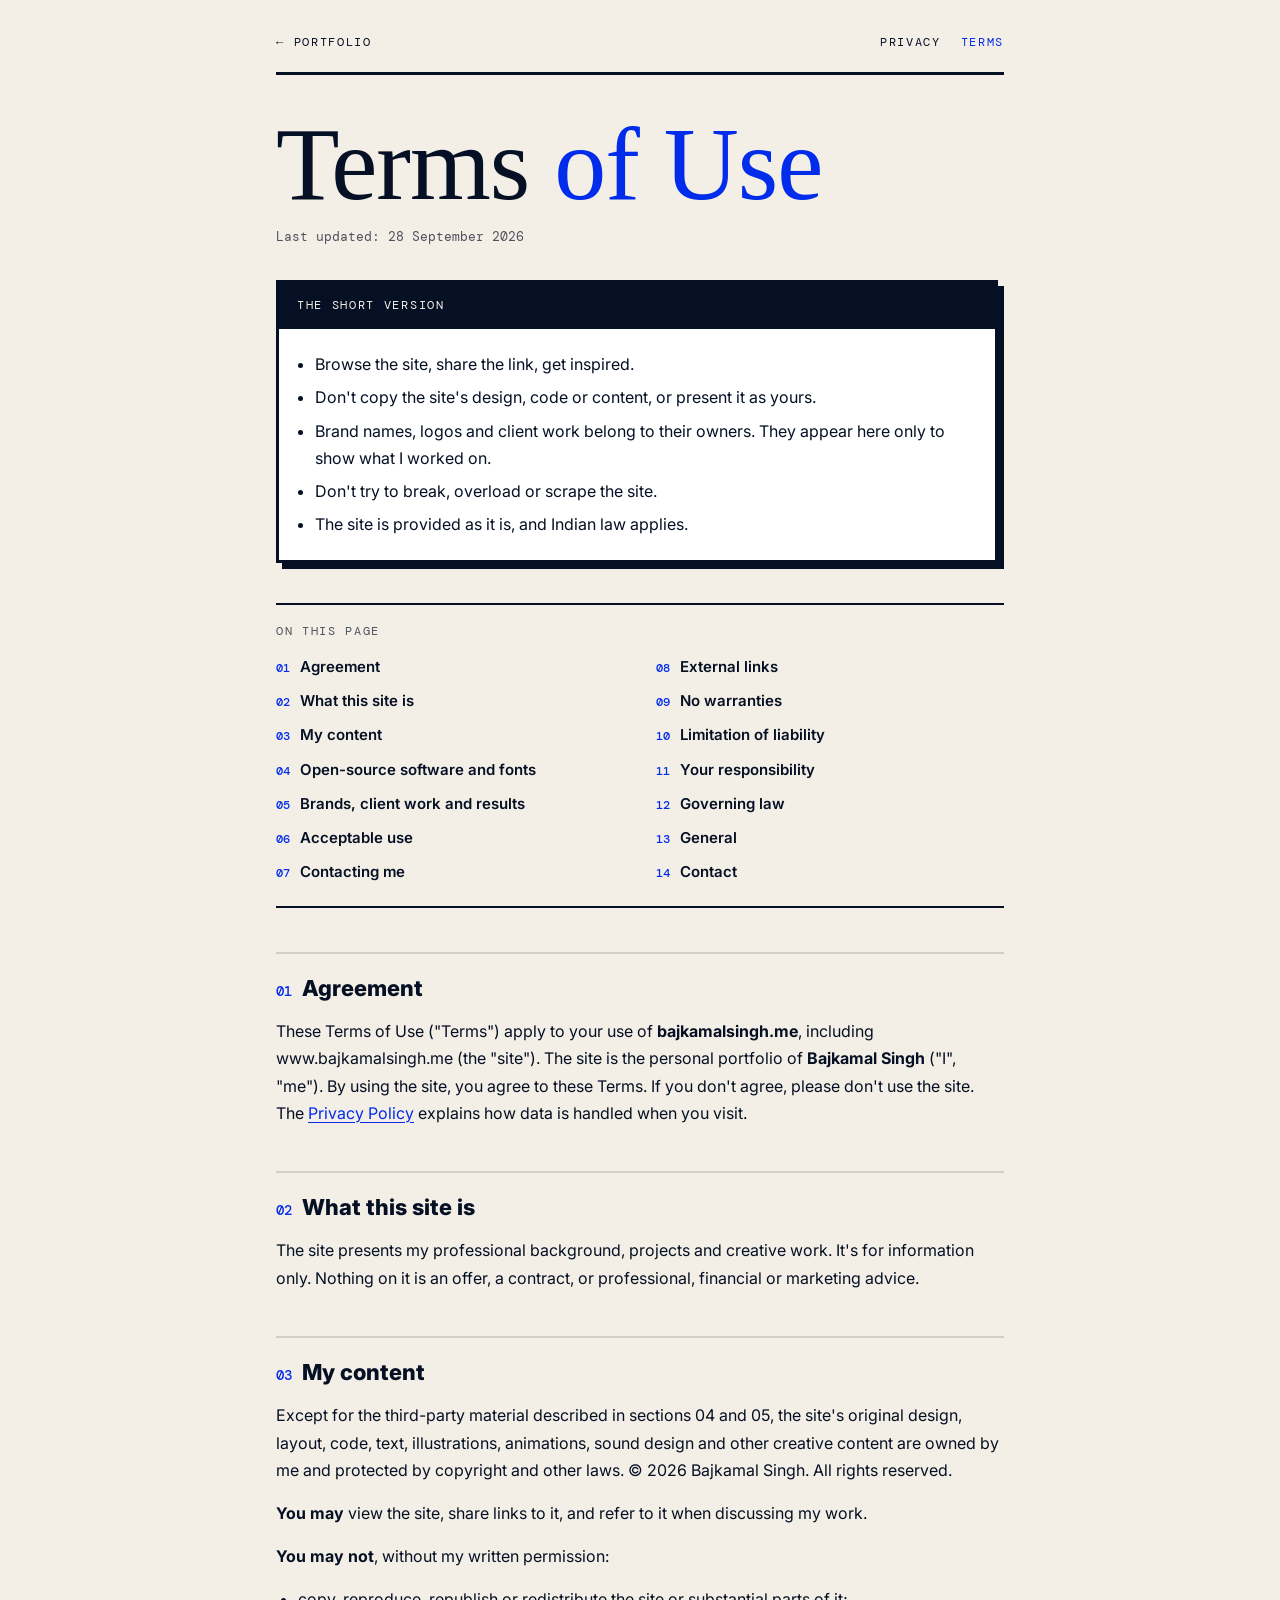
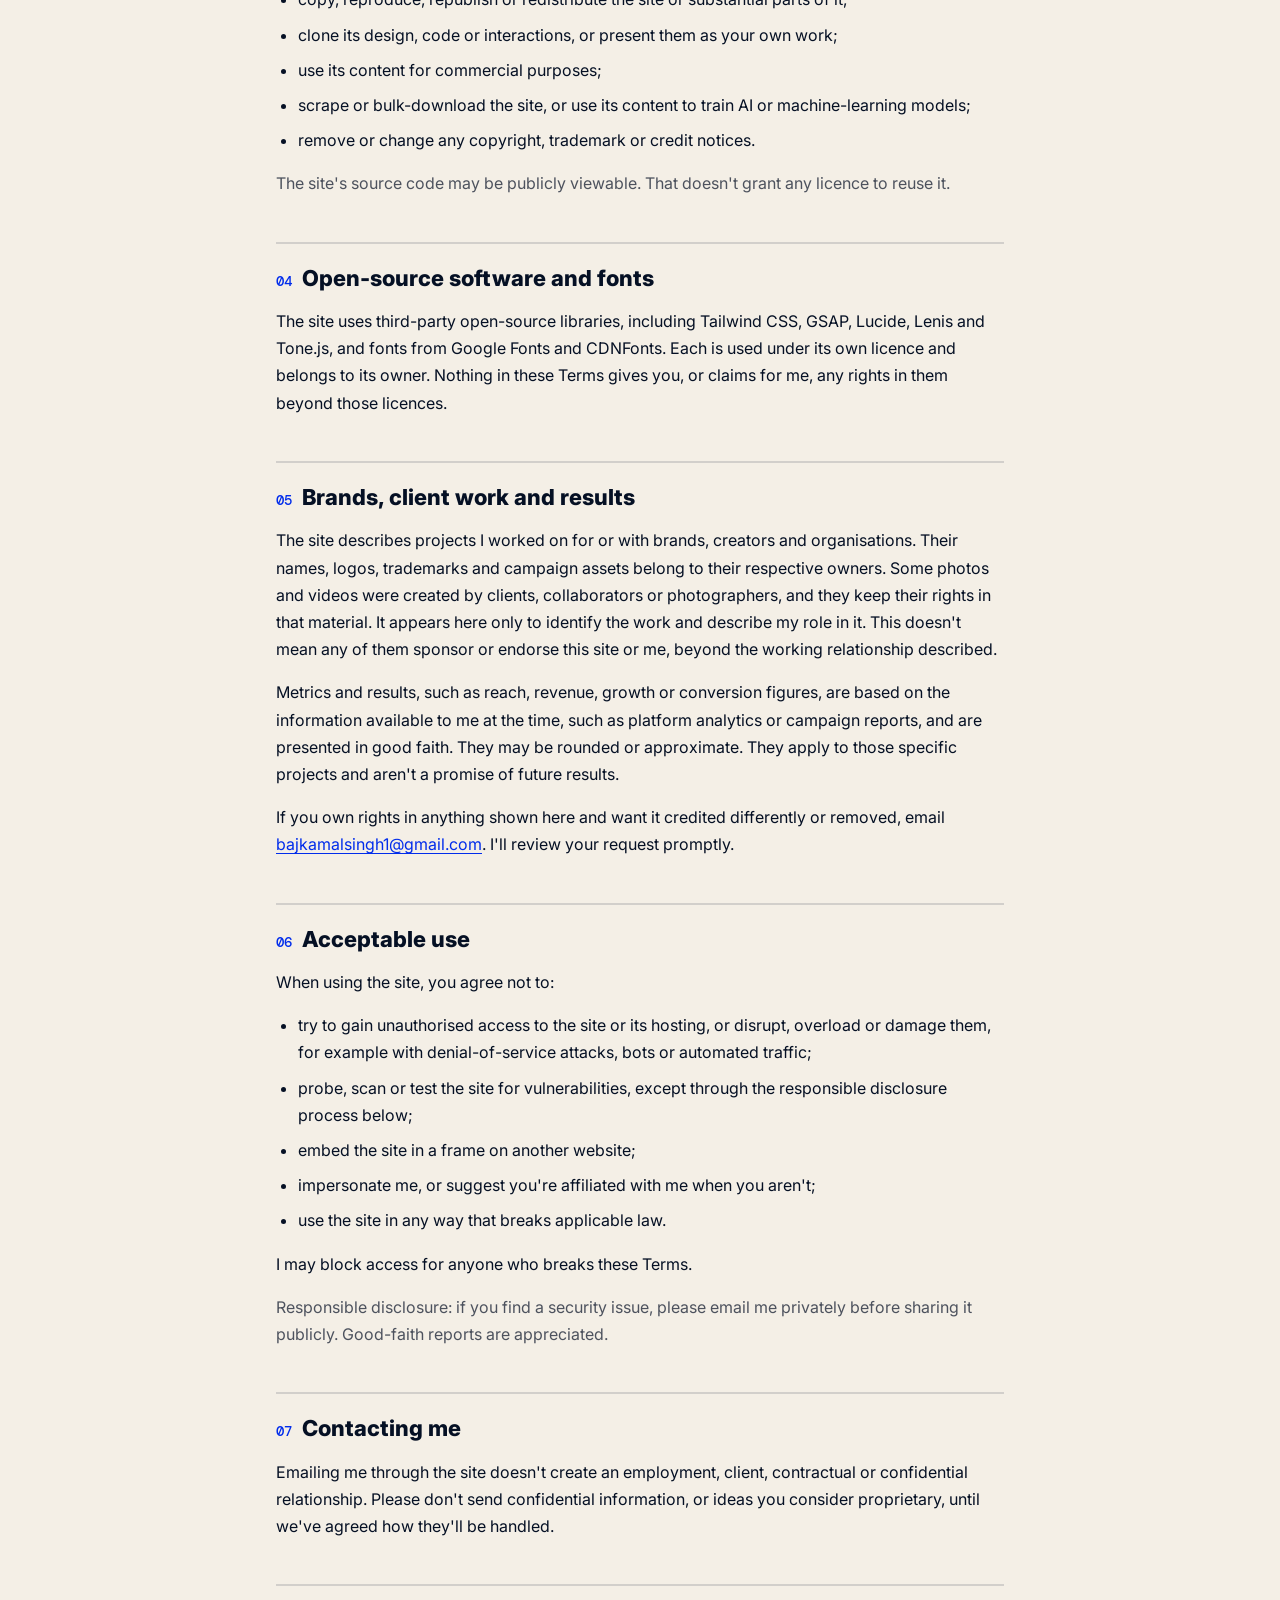
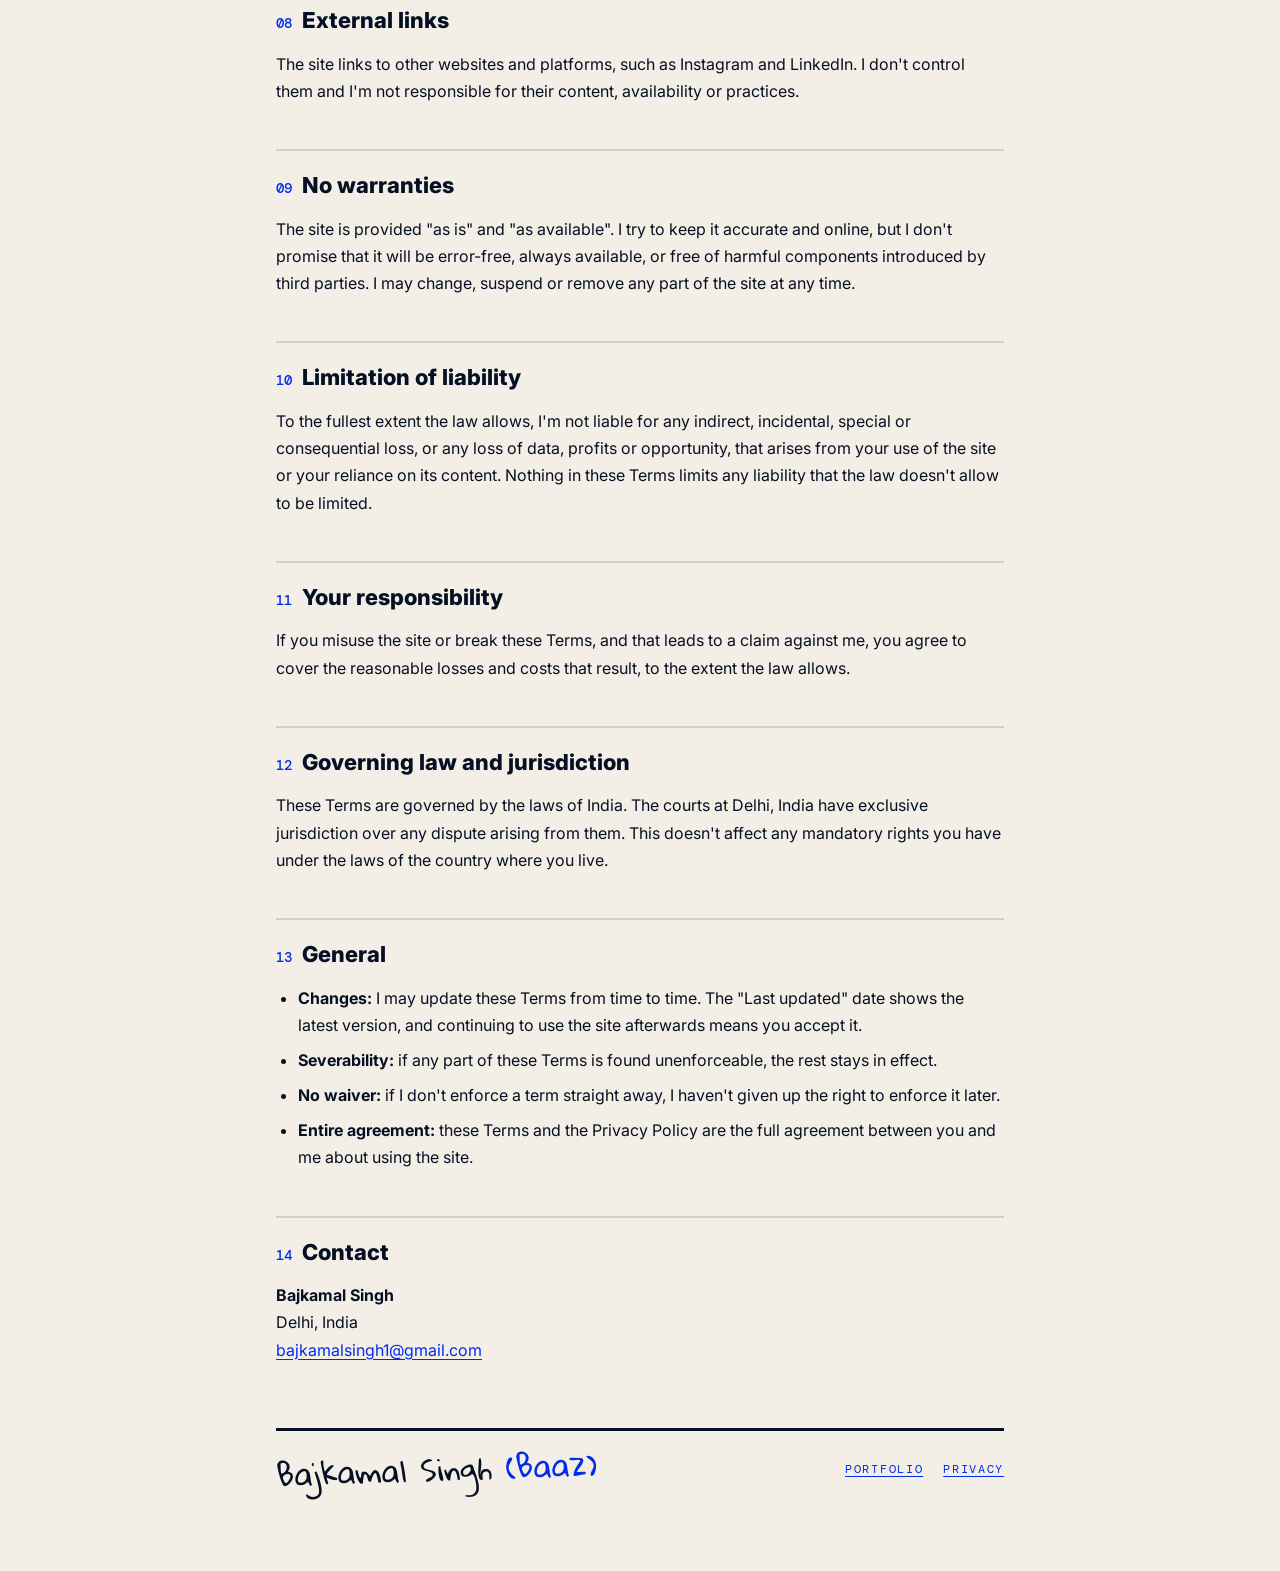
<file: terms.html>
<!DOCTYPE html>
<html lang="en">
<head>
    <meta charset="UTF-8">
    <meta name="viewport" content="width=device-width, initial-scale=1.0">
    <meta name="color-scheme" content="only light">
    <title>Terms of Use | Bajkamal Singh</title>
    <meta name="description" content="Terms of Use for bajkamalsingh.me — ownership of content, third-party work and trademarks, acceptable use and legal terms.">

    <link rel="preconnect" href="https://fonts.googleapis.com">
    <link rel="preconnect" href="https://fonts.gstatic.com" crossorigin>
    <link href="https://fonts.googleapis.com/css2?family=Gloria+Hallelujah&family=Schoolbell&family=DM+Mono:wght@400;500&family=Inter:wght@400;600;800&display=swap" rel="stylesheet">

    <style>
        :root {
            --beige: #F4EFE6;
            --beige-dark: #E5DFC8;
            --blue: #012CEB;
            --navy: #051024;
            --muted: rgba(5, 16, 36, 0.7);
            --rule: rgba(5, 16, 36, 0.14);
        }
        *, *::before, *::after { box-sizing: border-box; }
        html { -webkit-text-size-adjust: 100%; scroll-behavior: smooth; }
        @media (prefers-reduced-motion: reduce) { html { scroll-behavior: auto; } }
        body {
            margin: 0;
            background: var(--beige);
            color: var(--navy);
            font-family: 'Inter', Arial, sans-serif;
            font-size: 16px;
            line-height: 1.7;
            overflow-wrap: break-word;
        }
        ::selection { background: var(--blue); color: var(--beige); }
        a { color: var(--blue); text-underline-offset: 3px; }
        a:focus-visible { outline: 2px solid var(--blue); outline-offset: 3px; }

        .wrap { max-width: 760px; margin: 0 auto; padding: 20px 16px 80px; }
        .topbar {
            display: flex; justify-content: space-between; align-items: center; gap: 16px;
            font-family: 'DM Mono', monospace; font-size: 12px; letter-spacing: 0.14em; text-transform: uppercase;
            padding-bottom: 8px; border-bottom: 3px solid var(--navy);
        }
        .topbar a { color: var(--navy); text-decoration: none; display: inline-flex; align-items: center; min-height: 44px; }
        .topbar a:hover { color: var(--blue); }
        .topbar nav { display: flex; gap: 20px; }
        .topbar nav a[aria-current="page"] { color: var(--blue); }

        h1 {
            font-family: 'Schoolbell', cursive; font-weight: 400;
            font-size: clamp(52px, 14vw, 104px); line-height: 0.95;
            margin: 40px 0 12px; letter-spacing: -0.01em;
        }
        h1 span { color: var(--blue); }
        .updated { font-family: 'DM Mono', monospace; font-size: 13px; color: var(--muted); margin: 0 0 32px; }

        .ledger {
            border: 3px solid var(--navy); background: #fff;
            box-shadow: 6px 6px 0 var(--navy);
            margin: 0 6px 40px 0;
        }
        .ledger-head {
            font-family: 'DM Mono', monospace; font-size: 12px; letter-spacing: 0.14em; text-transform: uppercase;
            padding: 12px 18px; border-bottom: 2px solid var(--navy); background: var(--navy); color: var(--beige);
        }
        .ledger ul { margin: 0; padding: 16px 18px 16px 36px; }
        .ledger li { margin: 6px 0; }

        .toc { border-top: 2px solid var(--navy); border-bottom: 2px solid var(--navy); padding: 16px 0; margin: 0 0 8px; }
        .toc-title { font-family: 'DM Mono', monospace; font-size: 12px; letter-spacing: 0.14em; text-transform: uppercase; margin: 0 0 8px; color: var(--muted); }
        .toc ol { list-style: none; margin: 0; padding: 0; columns: 2; column-gap: 32px; }
        .toc li { margin: 0; break-inside: avoid; }
        .toc a { display: flex; gap: 10px; align-items: baseline; padding: 7px 0; color: var(--navy); text-decoration: none; font-weight: 600; font-size: 15px; line-height: 1.35; }
        .toc a:hover { color: var(--blue); }
        .toc a span { font-family: 'DM Mono', monospace; font-weight: 500; font-size: 12px; color: var(--blue); flex: 0 0 auto; }

        h2 {
            font-family: 'Inter', Arial, sans-serif; font-weight: 800; font-size: 22px; line-height: 1.3;
            margin: 44px 0 12px; padding-top: 20px; border-top: 2px solid var(--rule);
            scroll-margin-top: 12px;
        }
        h2 .n { font-family: 'DM Mono', monospace; font-weight: 500; font-size: 14px; color: var(--blue); margin-right: 10px; }
        ul { padding-left: 22px; }
        li { margin: 8px 0; }
        .muted { color: var(--muted); }

        .sign {
            margin-top: 64px; padding-top: 16px; border-top: 3px solid var(--navy);
            display: flex; flex-wrap: wrap; justify-content: space-between; align-items: center; gap: 12px 16px;
        }
        .sign .name { font-family: 'Gloria Hallelujah', cursive; font-size: 30px; line-height: 1.2; transform: rotate(-2deg); }
        .sign .name span { color: var(--blue); }
        .sign .links { font-family: 'DM Mono', monospace; font-size: 12px; letter-spacing: 0.14em; text-transform: uppercase; display: flex; gap: 20px; }
        .sign .links a { display: inline-flex; align-items: center; min-height: 44px; }

        @media (max-width: 600px) {
            .toc ol { columns: 1; }
            h2 { font-size: 20px; margin-top: 36px; }
            .ledger ul { padding: 14px 16px 14px 32px; }
        }
    </style>
</head>
<body>
    <div class="wrap">
        <header class="topbar">
            <a href="/">&larr; Portfolio</a>
            <nav aria-label="Legal">
                <a href="privacy.html">Privacy</a>
                <a href="terms.html" aria-current="page">Terms</a>
            </nav>
        </header>

        <main>
            <h1>Terms <span>of Use</span></h1>
            <p class="updated">Last updated: 28 September 2026</p>

            <section class="ledger" aria-label="Summary">
                <div class="ledger-head">The short version</div>
                <ul>
                    <li>Browse the site, share the link, get inspired.</li>
                    <li>Don't copy the site's design, code or content, or present it as yours.</li>
                    <li>Brand names, logos and client work belong to their owners. They appear here only to show what I worked on.</li>
                    <li>Don't try to break, overload or scrape the site.</li>
                    <li>The site is provided as it is, and Indian law applies.</li>
                </ul>
            </section>

            <nav class="toc" aria-label="Contents">
                <p class="toc-title">On this page</p>
                <ol>
                    <li><a href="#agreement"><span>01</span>Agreement</a></li>
                    <li><a href="#about"><span>02</span>What this site is</a></li>
                    <li><a href="#ownership"><span>03</span>My content</a></li>
                    <li><a href="#open-source"><span>04</span>Open-source software and fonts</a></li>
                    <li><a href="#third-party"><span>05</span>Brands, client work and results</a></li>
                    <li><a href="#use"><span>06</span>Acceptable use</a></li>
                    <li><a href="#contacting"><span>07</span>Contacting me</a></li>
                    <li><a href="#external"><span>08</span>External links</a></li>
                    <li><a href="#warranty"><span>09</span>No warranties</a></li>
                    <li><a href="#liability"><span>10</span>Limitation of liability</a></li>
                    <li><a href="#responsibility"><span>11</span>Your responsibility</a></li>
                    <li><a href="#law"><span>12</span>Governing law</a></li>
                    <li><a href="#general"><span>13</span>General</a></li>
                    <li><a href="#contact"><span>14</span>Contact</a></li>
                </ol>
            </nav>

            <h2 id="agreement"><span class="n">01</span>Agreement</h2>
            <p>These Terms of Use ("Terms") apply to your use of <strong>bajkamalsingh.me</strong>, including www.bajkamalsingh.me (the "site"). The site is the personal portfolio of <strong>Bajkamal Singh</strong> ("I", "me"). By using the site, you agree to these Terms. If you don't agree, please don't use the site. The <a href="privacy.html">Privacy Policy</a> explains how data is handled when you visit.</p>

            <h2 id="about"><span class="n">02</span>What this site is</h2>
            <p>The site presents my professional background, projects and creative work. It's for information only. Nothing on it is an offer, a contract, or professional, financial or marketing advice.</p>

            <h2 id="ownership"><span class="n">03</span>My content</h2>
            <p>Except for the third-party material described in sections 04 and 05, the site's original design, layout, code, text, illustrations, animations, sound design and other creative content are owned by me and protected by copyright and other laws. &copy; 2026 Bajkamal Singh. All rights reserved.</p>
            <p><strong>You may</strong> view the site, share links to it, and refer to it when discussing my work.</p>
            <p><strong>You may not</strong>, without my written permission:</p>
            <ul>
                <li>copy, reproduce, republish or redistribute the site or substantial parts of it;</li>
                <li>clone its design, code or interactions, or present them as your own work;</li>
                <li>use its content for commercial purposes;</li>
                <li>scrape or bulk-download the site, or use its content to train AI or machine-learning models;</li>
                <li>remove or change any copyright, trademark or credit notices.</li>
            </ul>
            <p class="muted">The site's source code may be publicly viewable. That doesn't grant any licence to reuse it.</p>

            <h2 id="open-source"><span class="n">04</span>Open-source software and fonts</h2>
            <p>The site uses third-party open-source libraries, including Tailwind CSS, GSAP, Lucide, Lenis and Tone.js, and fonts from Google Fonts and CDNFonts. Each is used under its own licence and belongs to its owner. Nothing in these Terms gives you, or claims for me, any rights in them beyond those licences.</p>

            <h2 id="third-party"><span class="n">05</span>Brands, client work and results</h2>
            <p>The site describes projects I worked on for or with brands, creators and organisations. Their names, logos, trademarks and campaign assets belong to their respective owners. Some photos and videos were created by clients, collaborators or photographers, and they keep their rights in that material. It appears here only to identify the work and describe my role in it. This doesn't mean any of them sponsor or endorse this site or me, beyond the working relationship described.</p>
            <p>Metrics and results, such as reach, revenue, growth or conversion figures, are based on the information available to me at the time, such as platform analytics or campaign reports, and are presented in good faith. They may be rounded or approximate. They apply to those specific projects and aren't a promise of future results.</p>
            <p>If you own rights in anything shown here and want it credited differently or removed, email <a href="mailto:bajkamalsingh1@gmail.com">bajkamalsingh1@gmail.com</a>. I'll review your request promptly.</p>

            <h2 id="use"><span class="n">06</span>Acceptable use</h2>
            <p>When using the site, you agree not to:</p>
            <ul>
                <li>try to gain unauthorised access to the site or its hosting, or disrupt, overload or damage them, for example with denial-of-service attacks, bots or automated traffic;</li>
                <li>probe, scan or test the site for vulnerabilities, except through the responsible disclosure process below;</li>
                <li>embed the site in a frame on another website;</li>
                <li>impersonate me, or suggest you're affiliated with me when you aren't;</li>
                <li>use the site in any way that breaks applicable law.</li>
            </ul>
            <p>I may block access for anyone who breaks these Terms.</p>
            <p class="muted">Responsible disclosure: if you find a security issue, please email me privately before sharing it publicly. Good-faith reports are appreciated.</p>

            <h2 id="contacting"><span class="n">07</span>Contacting me</h2>
            <p>Emailing me through the site doesn't create an employment, client, contractual or confidential relationship. Please don't send confidential information, or ideas you consider proprietary, until we've agreed how they'll be handled.</p>

            <h2 id="external"><span class="n">08</span>External links</h2>
            <p>The site links to other websites and platforms, such as Instagram and LinkedIn. I don't control them and I'm not responsible for their content, availability or practices.</p>

            <h2 id="warranty"><span class="n">09</span>No warranties</h2>
            <p>The site is provided "as is" and "as available". I try to keep it accurate and online, but I don't promise that it will be error-free, always available, or free of harmful components introduced by third parties. I may change, suspend or remove any part of the site at any time.</p>

            <h2 id="liability"><span class="n">10</span>Limitation of liability</h2>
            <p>To the fullest extent the law allows, I'm not liable for any indirect, incidental, special or consequential loss, or any loss of data, profits or opportunity, that arises from your use of the site or your reliance on its content. Nothing in these Terms limits any liability that the law doesn't allow to be limited.</p>

            <h2 id="responsibility"><span class="n">11</span>Your responsibility</h2>
            <p>If you misuse the site or break these Terms, and that leads to a claim against me, you agree to cover the reasonable losses and costs that result, to the extent the law allows.</p>

            <h2 id="law"><span class="n">12</span>Governing law and jurisdiction</h2>
            <p>These Terms are governed by the laws of India. The courts at Delhi, India have exclusive jurisdiction over any dispute arising from them. This doesn't affect any mandatory rights you have under the laws of the country where you live.</p>

            <h2 id="general"><span class="n">13</span>General</h2>
            <ul>
                <li><strong>Changes:</strong> I may update these Terms from time to time. The "Last updated" date shows the latest version, and continuing to use the site afterwards means you accept it.</li>
                <li><strong>Severability:</strong> if any part of these Terms is found unenforceable, the rest stays in effect.</li>
                <li><strong>No waiver:</strong> if I don't enforce a term straight away, I haven't given up the right to enforce it later.</li>
                <li><strong>Entire agreement:</strong> these Terms and the Privacy Policy are the full agreement between you and me about using the site.</li>
            </ul>

            <h2 id="contact"><span class="n">14</span>Contact</h2>
            <p><strong>Bajkamal Singh</strong><br>Delhi, India<br><a href="mailto:bajkamalsingh1@gmail.com">bajkamalsingh1@gmail.com</a></p>
        </main>

        <footer class="sign">
            <div class="name">Bajkamal Singh <span>(Baaz)</span></div>
            <div class="links">
                <a href="/">Portfolio</a>
                <a href="privacy.html">Privacy</a>
            </div>
        </footer>
    </div>
</body>
</html>
</file>
<file: styles.css>
:root {
  --car-w: min(560px, 78vw);
  --car-h: min(250px, 30vh);
  --yellow: #F2FF00;
  --ink: #0B1020;
  --ink-2: #161D33;
  --blue: #4F7BD8;
  --sky: #A9DEFF;
  --paper: #F7F6EF;
  --white: #FFFFFF;
  --muted: #5B6178;
  --radius: 22px;
  --display: "Bricolage Grotesque", "Arial Black", system-ui, sans-serif;
  --mono: "JetBrains Mono", ui-monospace, Menlo, monospace;
}

*, *::before, *::after { box-sizing: border-box; }
html { -webkit-text-size-adjust: 100%; }
html.lenis, html.lenis body { height: auto; }
.lenis.lenis-smooth { scroll-behavior: auto !important; }
body {
  margin: 0;
  background: var(--paper);
  color: var(--ink);
  font-family: var(--display);
  font-size: 18px;
  line-height: 1.5;
  overflow-x: hidden;
}
body.is-loading { overflow: hidden; }
img { max-width: 100%; display: block; }
a { color: inherit; }
h1, h2, h3 { margin: 0; font-weight: 800; letter-spacing: -0.03em; line-height: 0.95; }
h2 { font-size: clamp(44px, 7vw, 112px); }
h3 { font-size: clamp(24px, 2.4vw, 34px); letter-spacing: -0.02em; line-height: 1.05; }
p { margin: 0; }
em { font-style: normal; background: linear-gradient(transparent 60%, var(--yellow) 60%); }
.mono { font-family: var(--mono); font-size: 13px; letter-spacing: 0.04em; }
.kicker { text-transform: uppercase; color: var(--muted); margin-bottom: 18px; }
:focus-visible { outline: 3px solid var(--blue); outline-offset: 3px; border-radius: 6px; }

/* ---------- Preloader ---------- */
#loader {
  position: fixed; inset: 0; z-index: 100;
  background: var(--ink); color: var(--yellow);
  display: flex; flex-direction: column; justify-content: flex-end;
  padding: 5vw;
}
.loader-count { font-size: clamp(90px, 22vw, 320px); font-weight: 600; line-height: 0.8; letter-spacing: -0.06em; }
.loader-status { margin-top: 24px; color: var(--sky); }
.loader-status::before { content: "> "; color: var(--yellow); }

/* ---------- Top bar ---------- */
.topbar {
  position: fixed; top: 0; left: 0; right: 0; z-index: 50;
  display: flex; align-items: center; justify-content: space-between; gap: 16px;
  padding: 16px clamp(16px, 3vw, 40px);
  pointer-events: none;
}
.topbar > * { pointer-events: auto; }
.brand { font-weight: 800; font-size: 22px; text-decoration: none; letter-spacing: -0.04em; background: var(--white); border: 1.5px solid var(--ink); border-radius: 999px; padding: 6px 16px; }
.brand span { color: var(--blue); }
.nav {
  display: flex; gap: 4px; padding: 6px;
  background: rgba(255,255,255,0.75); backdrop-filter: blur(12px);
  border: 1.5px solid var(--ink); border-radius: 999px;
}
.nav a {
  font-family: var(--mono); font-size: 13px; text-decoration: none;
  padding: 8px 14px; border-radius: 999px; transition: background .2s, color .2s;
}
.nav a:hover, .nav a.active { background: var(--ink); color: var(--yellow); }
.nav .nav-cta { background: var(--yellow); }
.sound {
  display: flex; align-items: center; gap: 10px; cursor: pointer;
  background: var(--white); border: 1.5px solid var(--ink); border-radius: 999px;
  padding: 10px 14px; color: var(--ink);
}
.sound-bars { display: flex; gap: 2px; align-items: flex-end; height: 14px; }
.sound-bars i { width: 3px; height: 4px; background: var(--ink); border-radius: 2px; transition: height .2s; }
.sound[aria-pressed="true"] .sound-bars i { animation: eq .9s ease-in-out infinite; }
.sound[aria-pressed="true"] .sound-bars i:nth-child(2) { animation-delay: .15s; }
.sound[aria-pressed="true"] .sound-bars i:nth-child(3) { animation-delay: .3s; }
.sound[aria-pressed="true"] .sound-bars i:nth-child(4) { animation-delay: .45s; }
@keyframes eq { 0%,100% { height: 4px; } 50% { height: 14px; } }

/* ---------- Buttons ---------- */
.btn {
  display: inline-flex; align-items: center; gap: 8px;
  font-family: var(--mono); font-size: 14px; font-weight: 600; text-decoration: none;
  padding: 16px 24px; border-radius: 999px; border: 1.5px solid var(--ink);
  transition: transform .2s, box-shadow .2s;
  box-shadow: 4px 4px 0 var(--ink);
}
.btn:hover { transform: translate(-2px, -2px); box-shadow: 6px 6px 0 var(--ink); }
.btn-ink { background: var(--ink); color: var(--yellow); box-shadow: 4px 4px 0 var(--blue); }
.btn-ink:hover { box-shadow: 6px 6px 0 var(--blue); }
.btn-yellow { background: var(--yellow); color: var(--ink); border-color: var(--yellow); box-shadow: 4px 4px 0 var(--blue); }
.btn-ghost { background: transparent; color: var(--paper); border-color: var(--paper); box-shadow: none; }
.btn-ghost:hover { box-shadow: none; background: rgba(255,255,255,.08); }

/* ---------- Hero ---------- */
.hero {
  position: relative; height: 100vh; min-height: 640px;
  background: var(--yellow); overflow: hidden;
}
.hero-stage {
  position: absolute; left: 50%; bottom: 0;
  width: min(118vh, 150vw); aspect-ratio: 1;
  transform: translateX(-50%);
}
#ripples { position: absolute; inset: 0; width: 100%; height: 100%; }
/* figure geometry matches the distance field: 454x524 inside a 640 square, bottom-aligned */
.hero-figure {
  position: absolute; bottom: 0;
  left: calc(93 / 640 * 100%); width: calc(454 / 640 * 100%); height: calc(524 / 640 * 100%);
  object-fit: fill; z-index: 3;
  filter: drop-shadow(0 20px 40px rgba(11,16,32,.25));
}
.hero-name {
  position: absolute; left: 50%; top: 20%; z-index: 2;
  transform: translateX(-50%);
  font-size: clamp(110px, 25vw, 400px); line-height: 0.8; letter-spacing: -0.06em;
  color: var(--ink); white-space: nowrap;
}
.hero-name-line { display: inline-block; }
.hero-meta { position: absolute; z-index: 4; max-width: 340px; }
.hero-meta-left { left: clamp(16px, 4vw, 64px); bottom: 12vh; }
.hero-meta-right { right: clamp(16px, 4vw, 64px); bottom: 12vh; display: flex; flex-direction: column; gap: 18px; align-items: flex-start; }
.hero-role { font-size: clamp(22px, 2vw, 30px); font-weight: 600; line-height: 1.1; letter-spacing: -0.02em; }
.hero-line { font-size: 20px; line-height: 1.3; }
.hero-line em { background: none; text-decoration: underline; text-decoration-thickness: 3px; text-decoration-color: var(--blue); text-underline-offset: 4px; }
.pill {
  display: inline-flex; align-items: center; gap: 8px;
  font-family: var(--mono); font-size: 13px;
  background: var(--white); border: 1.5px solid var(--ink); border-radius: 999px; padding: 8px 14px;
}
.dot { width: 9px; height: 9px; border-radius: 50%; background: #1DB954; box-shadow: 0 0 0 0 rgba(29,185,84,.6); animation: ping 1.8s infinite; }
@keyframes ping { 0% { box-shadow: 0 0 0 0 rgba(29,185,84,.6); } 100% { box-shadow: 0 0 0 10px rgba(29,185,84,0); } }
.scroll-hint { position: absolute; left: 50%; bottom: 18px; transform: translateX(-50%); z-index: 4; background: var(--ink); color: var(--yellow); padding: 6px 12px; border-radius: 999px; }

/* ---------- Marquee ---------- */
.marquee { background: var(--ink); color: var(--yellow); overflow: hidden; border-block: 2px solid var(--ink); }
.marquee-track { display: flex; gap: 32px; width: max-content; padding: 18px 0; animation: marquee 28s linear infinite; font-size: clamp(26px, 3.5vw, 48px); font-weight: 800; letter-spacing: -0.02em; text-transform: uppercase; }
.marquee b { color: var(--sky); }
@keyframes marquee { to { transform: translateX(-50%); } }

/* ---------- Work: the project line ---------- */
.line { background: var(--ink); color: var(--paper); }
.line-pin { position: relative; height: 100vh; min-height: 640px; overflow: hidden; display: flex; flex-direction: column; padding: 96px 0 28px; }
.line-head { display: flex; justify-content: space-between; align-items: flex-end; gap: 24px; padding: 0 clamp(16px, 4vw, 64px); }
.line .kicker { color: var(--sky); margin-bottom: 12px; }
.line-head h2 { font-size: clamp(40px, 5vw, 80px); color: var(--yellow); }
.line-head h2 span { display: block; font-size: 0.38em; color: var(--paper); font-weight: 600; letter-spacing: -0.01em; margin-top: 10px; }
.line-controls { display: flex; gap: 10px; }
.line-btn {
  width: 56px; height: 56px; border-radius: 50%; cursor: pointer;
  background: var(--paper); color: var(--ink); border: 2px solid var(--paper);
  font-size: 22px; font-weight: 800; transition: background .2s, color .2s, transform .2s;
}
.line-btn:hover { background: var(--yellow); border-color: var(--yellow); transform: scale(1.06); }
.line-btn:disabled { opacity: .3; cursor: default; transform: none; background: var(--paper); }

/* route map */
.route { position: relative; list-style: none; margin: 28px clamp(16px, 4vw, 64px) 0; padding: 0; display: flex; justify-content: space-between; }
.route-track { position: absolute; left: 9px; right: 9px; top: 8px; height: 4px; background: rgba(255,255,255,.15); border-radius: 4px; }
.route-track span { position: absolute; inset: 0; background: var(--yellow); transform: scaleX(0); transform-origin: left; border-radius: 4px; }
.route li { position: relative; z-index: 1; display: flex; flex-direction: column; align-items: center; gap: 10px; width: 20px; }
.route button { all: unset; cursor: pointer; display: flex; flex-direction: column; align-items: center; gap: 10px; }
.route .stop { width: 20px; height: 20px; border-radius: 50%; background: var(--ink); border: 4px solid rgba(255,255,255,.35); transition: border-color .3s, background .3s, transform .3s; }
.route .stop-name { font-family: var(--mono); font-size: 11px; white-space: nowrap; color: rgba(247,246,239,.5); transition: color .3s; }
.route li.passed .stop { border-color: var(--yellow); }
.route li.current .stop { background: var(--stop); border-color: var(--yellow); transform: scale(1.35); }
.route li.current .stop-name { color: var(--yellow); }
.route button:focus-visible .stop { outline: 3px solid var(--blue); outline-offset: 3px; }

/* platform scene */
.scene { position: relative; flex: 1; min-height: 300px; display: flex; align-items: flex-end; }
.scene-poles {
  position: absolute; inset: 0 0 46px 0; pointer-events: none;
  background-image: repeating-linear-gradient(90deg, transparent 0 238px, rgba(255,255,255,.08) 238px 244px);
}
.scene-poles::before { content: ""; position: absolute; left: 0; right: 0; top: 18%; height: 3px; background: rgba(255,255,255,.12); }
.train { position: absolute; left: 0; bottom: 64px; display: flex; align-items: flex-end; gap: 14px; will-change: transform; }
.platform { position: absolute; left: 0; right: 0; bottom: 0; height: 46px; background: #1F2742; border-top: 3px solid #2C365A; }
.platform-edge { position: absolute; left: 0; right: 0; top: 6px; height: 10px; background: repeating-linear-gradient(90deg, var(--yellow) 0 22px, #1F2742 22px 30px); opacity: .85; }

.car, .engine { position: relative; flex: 0 0 auto; }
.car { width: var(--car-w); }
.car-body {
  position: relative; height: var(--car-h);
  background: var(--paper); color: var(--ink);
  border: 3px solid var(--ink); border-radius: 18px 18px 10px 10px;
  box-shadow: inset 0 -16px 0 var(--tint), 0 10px 0 rgba(0,0,0,.35);
  display: grid; grid-template-columns: auto 1fr auto; align-items: center; gap: 22px; padding: 18px 22px 28px;
  overflow: hidden;
}
.car-body::before { content: ""; position: absolute; left: 0; right: 0; top: 0; height: 14px; background: var(--tint); border-bottom: 3px solid var(--ink); }
.car-no { position: absolute; top: 22px; right: 18px; font-size: 12px; opacity: .55; }
.car-window {
  width: calc(var(--car-h) * 0.5); height: calc(var(--car-h) * 0.72);
  border: 3px solid var(--ink); border-radius: 14px; background: var(--tint);
  display: grid; place-items: center; overflow: hidden;
}
.car-window .phone { width: 116px; height: 204px; padding: 7px; border-radius: 20px; transform: rotate(-5deg) scale(var(--phone-s, .8)); }
.car-window .phone-ui { padding: 22px 9px 9px; gap: 7px; border-radius: 14px; }
.car-window .browser { width: 88%; height: 70%; background: var(--white); border: 2.5px solid var(--ink); border-radius: 10px; overflow: hidden; display: flex; flex-direction: column; }
.browser-bar { height: 16px; border-bottom: 2px solid var(--ink); display: flex; gap: 4px; align-items: center; padding: 0 6px; }
.browser-bar i { width: 6px; height: 6px; border-radius: 50%; background: var(--ink); }
.browser-art { flex: 1; }
.car-label h3 { font-size: clamp(30px, 3.2vw, 46px); }
.car-label p { margin-top: 8px; font-size: 12px; text-transform: uppercase; opacity: .7; }
.car-door { width: 54px; height: 82%; border: 3px solid var(--ink); border-radius: 8px; background: linear-gradient(90deg, transparent 48%, var(--ink) 48% 52%, transparent 52%); align-self: end; margin-bottom: -6px; }
.car::after { content: ""; position: absolute; right: -17px; bottom: 32px; width: 20px; height: 10px; background: #3A4466; border: 2px solid var(--ink); }
.car:last-child::after { display: none; }

.car-wheels { position: absolute; left: 0; right: 0; bottom: -18px; display: flex; justify-content: space-around; padding: 0 30px; }
.car-wheels i {
  width: 34px; height: 34px; border-radius: 50%; background: #2C365A; border: 3px solid var(--ink);
  background-image: linear-gradient(0deg, transparent 45%, var(--paper) 45% 55%, transparent 55%), linear-gradient(90deg, transparent 45%, var(--paper) 45% 55%, transparent 55%);
  transform: rotate(var(--spin, 0deg));
}

.engine { display: flex; align-items: flex-end; }
.engine-nose {
  width: 110px; height: calc(var(--car-h) * 0.82); background: var(--yellow);
  border: 3px solid var(--ink); border-right: none; border-radius: 80px 0 0 12px; position: relative;
}
.headlight { position: absolute; left: 22px; bottom: 30px; width: 22px; height: 22px; border-radius: 50%; background: var(--white); border: 3px solid var(--ink); box-shadow: -40px 0 50px 16px rgba(255,255,170,.35); }
.engine-body {
  width: 230px; height: var(--car-h); background: var(--yellow); color: var(--ink);
  border: 3px solid var(--ink); border-radius: 0 18px 10px 0; padding: 22px;
  display: flex; flex-direction: column; justify-content: space-between;
  box-shadow: 0 10px 0 rgba(0,0,0,.35);
}
.engine-logo { font-size: 64px; font-weight: 800; letter-spacing: -0.06em; line-height: 1; }
.engine-route { font-size: 11px; }
.engine .car-wheels { left: 30px; }

/* departure board */
.board {
  margin: 24px clamp(16px, 4vw, 64px) 0;
  display: grid; grid-template-columns: minmax(240px, 1fr) 1.4fr auto; align-items: center; gap: 28px;
  background: #050813; border: 2px solid #2C365A; border-radius: 16px; padding: 18px 26px;
}
.board-now { color: var(--yellow); font-size: 12px; text-transform: uppercase; }
.board h3 { font-size: clamp(30px, 3vw, 44px); color: var(--paper); margin-top: 6px; }
.board-desc { font-size: 17px; line-height: 1.4; color: rgba(247,246,239,.8); }
.board .flip { display: inline-block; }

/* phone mockup UI (shared) */
.phone {
  position: relative; width: 170px; height: 300px; border-radius: 30px;
  background: var(--ink); padding: 10px; box-shadow: 0 16px 30px rgba(11,16,32,.25);
}
.phone-notch { position: absolute; top: 12px; left: 50%; transform: translateX(-50%); width: 40px; height: 8px; background: var(--ink); border-radius: 0 0 6px 6px; z-index: 2; }
.phone-ui { height: 100%; border-radius: 22px; background: var(--white); padding: 30px 14px 14px; display: flex; flex-direction: column; gap: 10px; overflow: hidden; }
.row { height: 12px; border-radius: 6px; background: #ECEDF2; }
.row.short { width: 60%; }
.ui-chat .b { height: 20px; border-radius: 10px; width: 75%; }
.ui-chat .l { background: #ECEDF2; }
.ui-chat .r { background: var(--tint); align-self: flex-end; border: 1.5px solid var(--ink); }
.ui-chat .s { width: 50%; }
.ui-chat .input { margin-top: auto; height: 24px; border-radius: 12px; border: 1.5px solid var(--ink); }
.ui-bars .big { font-weight: 800; font-size: 17px; letter-spacing: -0.03em; }
.ui-bars .bars { display: flex; align-items: flex-end; gap: 5px; height: 80px; }
.ui-bars .bars i { flex: 1; height: var(--h); background: var(--tint); border: 1.5px solid var(--ink); border-radius: 4px; }
.ui-voice { align-items: center; }
.ui-voice .mic { width: 52px; height: 52px; border-radius: 50%; background: var(--tint); border: 2px solid var(--ink); margin-top: 10px; }
.ui-voice .wave { display: flex; gap: 4px; align-items: center; height: 30px; }
.ui-voice .wave i { width: 4px; height: 30%; background: var(--ink); border-radius: 3px; animation: eq 1.1s ease-in-out infinite; }
.ui-voice .wave i:nth-child(2n) { animation-delay: .2s; } .ui-voice .wave i:nth-child(3n) { animation-delay: .4s; }
.ui-voice .row { width: 100%; }
.ui-timer { align-items: center; justify-content: center; }
.ui-timer .ring { width: 84px; height: 84px; border-radius: 50%; border: 8px solid #ECEDF2; border-top-color: var(--tint); border-right-color: var(--tint); display: grid; place-items: center; animation: spin 6s linear infinite; }
.ui-timer .ring span { font-weight: 800; font-size: 14px; animation: spin 6s linear infinite reverse; }
@keyframes spin { to { transform: rotate(360deg); } }
.ui-list .slot { height: 26px; border-radius: 8px; border: 1.5px solid #D9DBE3; }
.ui-list .slot.on { background: var(--tint); border-color: var(--ink); }
.ui-list .cta { margin-top: auto; height: 26px; border-radius: 13px; background: var(--ink); }
.tag { text-transform: uppercase; font-size: 11px; opacity: .7; }

/* ---------- About ---------- */
.about { background: var(--ink); color: var(--paper); padding: 18vh clamp(16px, 6vw, 96px); }
.about .kicker { color: var(--sky); }
.about-title { margin-bottom: 8vh; }
.about-grid { display: grid; grid-template-columns: 1fr 1fr; gap: 6vw; }
.reveal-words { font-size: clamp(22px, 2.3vw, 34px); line-height: 1.3; font-weight: 600; letter-spacing: -0.015em; }
.reveal-words .w { opacity: .15; }
.offscreen { margin-top: 12vh; max-width: 620px; margin-left: auto; padding: 28px; border: 1.5px dashed rgba(255,255,255,.35); border-radius: var(--radius); transform: rotate(1.5deg); }
.offscreen .kicker { color: var(--yellow); }

/* ---------- Principles ---------- */
.principles { padding: 16vh clamp(16px, 6vw, 96px) 10vh; background: var(--paper); }
.principles-head { margin-bottom: 8vh; }
.stack { display: flex; flex-direction: column; gap: 4vh; }
.stack-card {
  position: sticky; top: calc(14vh + var(--i, 0) * 28px);
  min-height: 46vh; background: var(--c); border: 2px solid var(--ink); border-radius: 32px;
  padding: clamp(28px, 4vw, 56px); display: grid; grid-template-columns: auto 1fr; gap: 12px 40px; align-content: center;
  box-shadow: 0 -10px 30px rgba(11,16,32,.08);
  transform-origin: top center;
}
.stack-card .num { grid-row: 1 / span 2; font-size: clamp(60px, 9vw, 140px); font-weight: 600; line-height: .8; letter-spacing: -0.06em; }
.stack-card h3 { font-size: clamp(32px, 4vw, 64px); }
.stack-card p { font-size: clamp(18px, 1.6vw, 24px); max-width: 640px; }

/* ---------- Experience ---------- */
.experience { padding: 16vh clamp(16px, 6vw, 96px); background: var(--yellow); }
.experience h2 { margin-bottom: 8vh; }
.timeline { position: relative; list-style: none; margin: 0; padding: 0 0 0 56px; display: flex; flex-direction: column; gap: 7vh; }
.timeline-line { position: absolute; left: 14px; top: 8px; bottom: 8px; width: 4px; background: rgba(11,16,32,.12); border-radius: 4px; }
.timeline-line span { position: absolute; inset: 0; background: var(--ink); transform: scaleY(0); transform-origin: top; border-radius: 4px; }
.timeline li { position: relative; display: grid; grid-template-columns: 90px 1fr; gap: 24px; }
.timeline li::before { content: ""; position: absolute; left: -50px; top: 6px; width: 20px; height: 20px; border-radius: 50%; background: var(--yellow); border: 3px solid var(--ink); }
.year { font-size: 16px; font-weight: 600; padding-top: 4px; }
.timeline h3 { margin-bottom: 8px; }
.timeline p { max-width: 640px; font-size: 18px; }
.edu { margin-top: 10vh; padding-top: 24px; border-top: 2px solid var(--ink); }

/* ---------- Tools ---------- */
.tools { padding: 12vh clamp(16px, 6vw, 96px); background: var(--paper); text-align: center; }
.tool-cloud { list-style: none; margin: 0; padding: 0; display: flex; flex-wrap: wrap; justify-content: center; gap: 14px; }
.tool-cloud li { font-size: clamp(22px, 2.6vw, 40px); font-weight: 800; letter-spacing: -0.02em; padding: 10px 24px; border: 2px solid var(--ink); border-radius: 999px; transition: background .2s, transform .2s; }
.tool-cloud li:hover { background: var(--yellow); transform: rotate(-3deg); }
.tool-cloud li.hl { background: var(--ink); color: var(--yellow); }
.tool-cloud small { font-family: var(--mono); font-size: 12px; font-weight: 400; color: var(--sky); }

/* ---------- Contact ---------- */
.contact { position: relative; min-height: 100vh; background: var(--ink); color: var(--paper); overflow: hidden; display: grid; place-items: center; padding: 18vh 16px; }
#ripples-2 { position: absolute; left: 50%; top: 50%; width: min(140vh, 180vw); height: min(140vh, 180vw); transform: translate(-50%, -50%); opacity: .35; }
.contact-inner { position: relative; z-index: 2; text-align: center; display: flex; flex-direction: column; align-items: center; gap: 32px; }
.contact .kicker { color: var(--sky); margin: 0; }
.contact h2 { color: var(--yellow); }
.email { position: relative; background: none; border: none; color: var(--paper); cursor: pointer; font-family: var(--display); font-weight: 600; font-size: clamp(24px, 4vw, 56px); letter-spacing: -0.02em; border-bottom: 3px solid var(--blue); padding: 4px 2px; }
.copy-hint { display: block; font-size: 12px; color: var(--sky); margin-top: 6px; font-weight: 400; }
.contact-links { display: flex; gap: 16px; flex-wrap: wrap; justify-content: center; }
.drag-hint { color: rgba(247,246,239,.5); }
.sticker {
  position: absolute; left: var(--x); top: var(--y); z-index: 3;
  font-family: var(--mono); font-size: 15px; font-weight: 600;
  background: var(--yellow); color: var(--ink); padding: 14px 18px; border-radius: 6px;
  transform: rotate(var(--r)); box-shadow: 4px 6px 0 rgba(0,0,0,.35);
  cursor: grab; user-select: none; touch-action: none;
}
.sticker.alt { background: #E7BBFF; }
.sticker.blue { background: var(--sky); }
.sticker:active { cursor: grabbing; }

/* ---------- Footer & toast ---------- */
.footer { display: flex; justify-content: space-between; gap: 16px; flex-wrap: wrap; padding: 24px clamp(16px, 4vw, 64px); background: var(--ink); color: rgba(247,246,239,.6); border-top: 1px solid rgba(255,255,255,.12); }
.footer a { text-decoration: none; }
.footer a:hover { color: var(--yellow); }
.toast { position: fixed; left: 50%; bottom: 24px; z-index: 60; transform: translate(-50%, 140%); opacity: 0; visibility: hidden; background: var(--yellow); color: var(--ink); padding: 12px 18px; border-radius: 999px; border: 1.5px solid var(--ink); transition: transform .35s cubic-bezier(.2,.8,.2,1), opacity .35s, visibility .35s; }
.toast.show { transform: translate(-50%, 0); opacity: 1; visibility: visible; }

/* ---------- Responsive ---------- */
@media (max-width: 900px) {
  .nav { display: none; }
  .hero-stage { width: 150vw; }
  .hero-name { top: 16%; }
  .hero-meta-left { top: 88px; bottom: auto; }
  .hero-meta-right { left: 16px; right: 16px; bottom: 64px; max-width: none; background: rgba(255,255,255,.85); backdrop-filter: blur(8px); padding: 16px; border-radius: 18px; border: 1.5px solid var(--ink); }
  .line-pin { padding-top: 84px; }
  .line-head h2 { font-size: 38px; }
  .line-btn { width: 46px; height: 46px; font-size: 18px; }
  .route .stop-name { display: none; }
  .car-body { grid-template-columns: auto 1fr; gap: 14px; padding: 16px 16px 26px; }
  .car-door { display: none; }
  .engine-body { width: 150px; }
  .engine-logo { font-size: 44px; }
  .engine-nose { width: 70px; }
  .board { grid-template-columns: 1fr; gap: 10px; padding: 16px; margin-top: 18px; }
  .board-desc { font-size: 15px; }
  .board-link { justify-self: start; padding: 12px 18px; }
  .about-grid { grid-template-columns: 1fr; }
  .stack-card { grid-template-columns: 1fr; top: calc(10vh + var(--i, 0) * 16px); }
  .stack-card .num { grid-row: auto; }
  .timeline { padding-left: 44px; }
  .timeline li { grid-template-columns: 1fr; gap: 6px; }
  .timeline li::before { left: -38px; }
  .timeline-line { left: 8px; }
  .sticker { font-size: 12px; padding: 10px 12px; }
}

@media (prefers-reduced-motion: reduce) {
  *, *::before, *::after { animation: none !important; transition: none !important; }
  .reveal-words .w { opacity: 1; }
}
</file>
